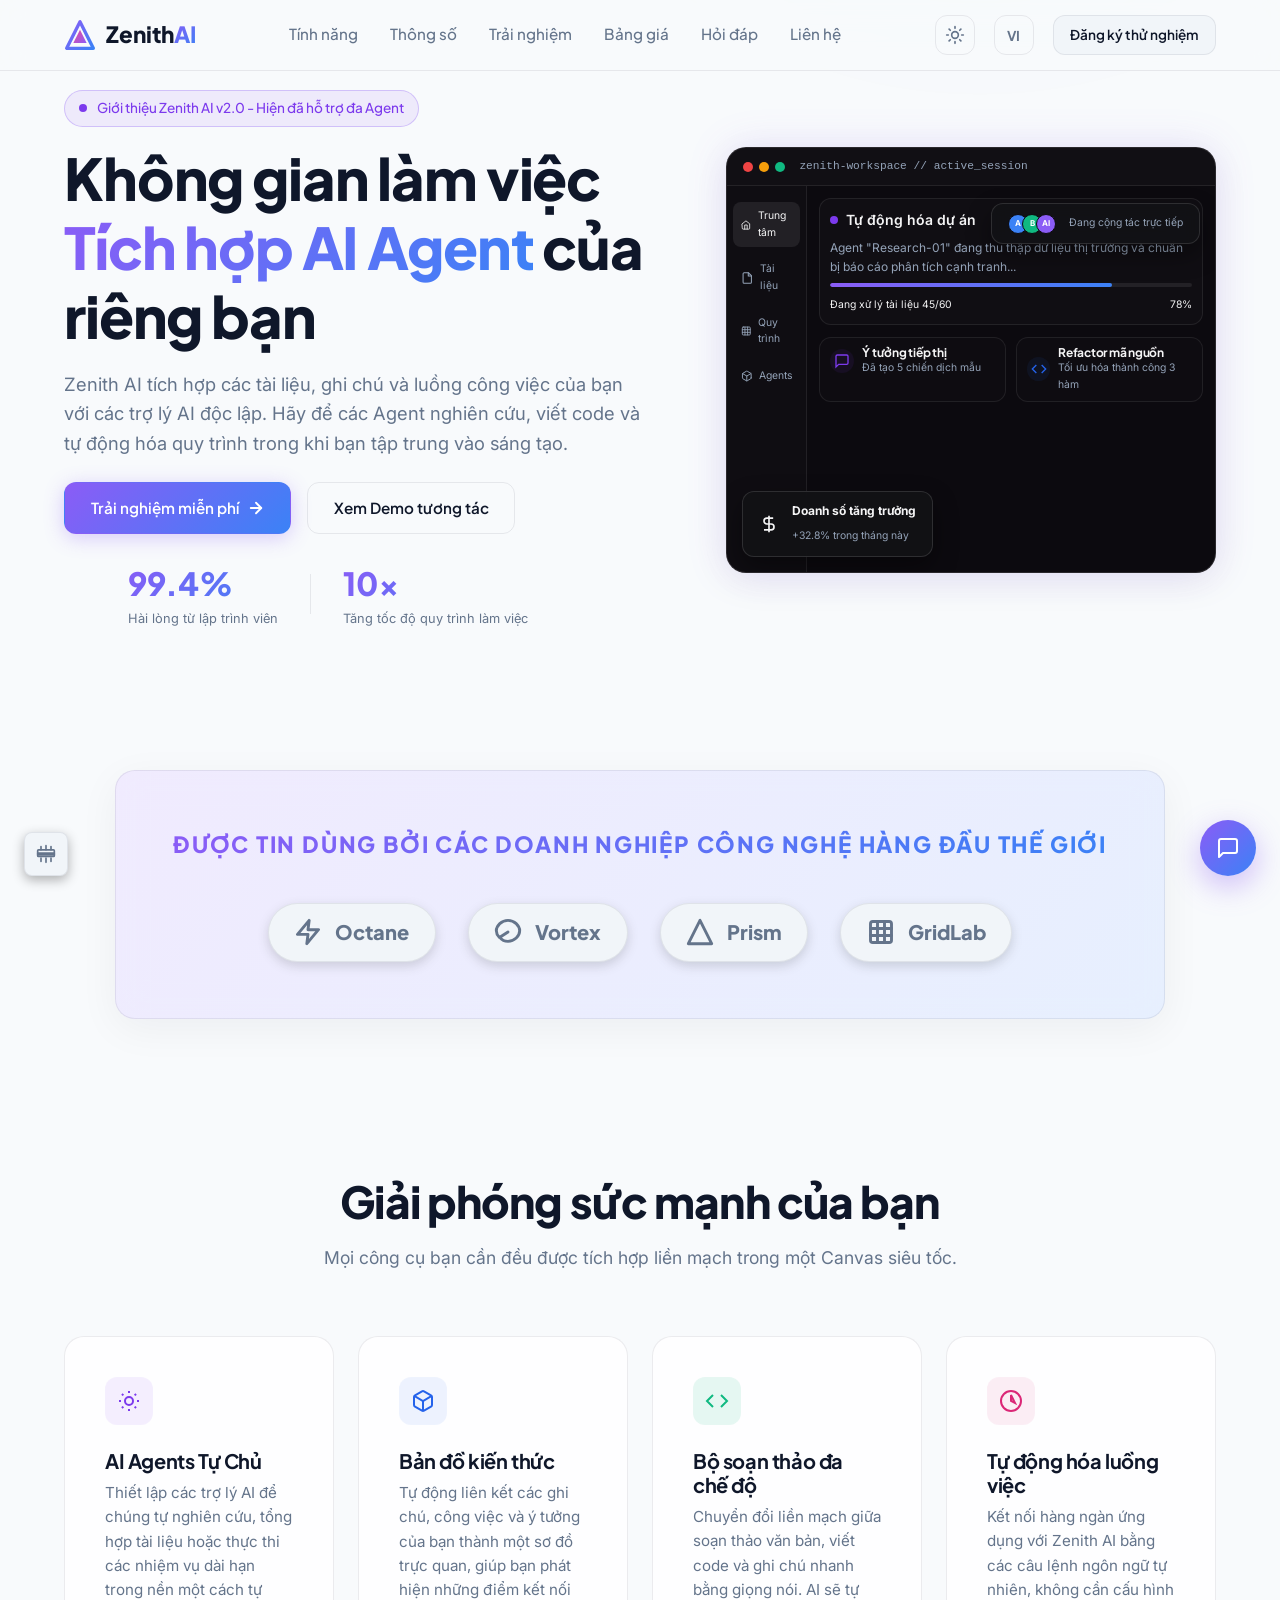
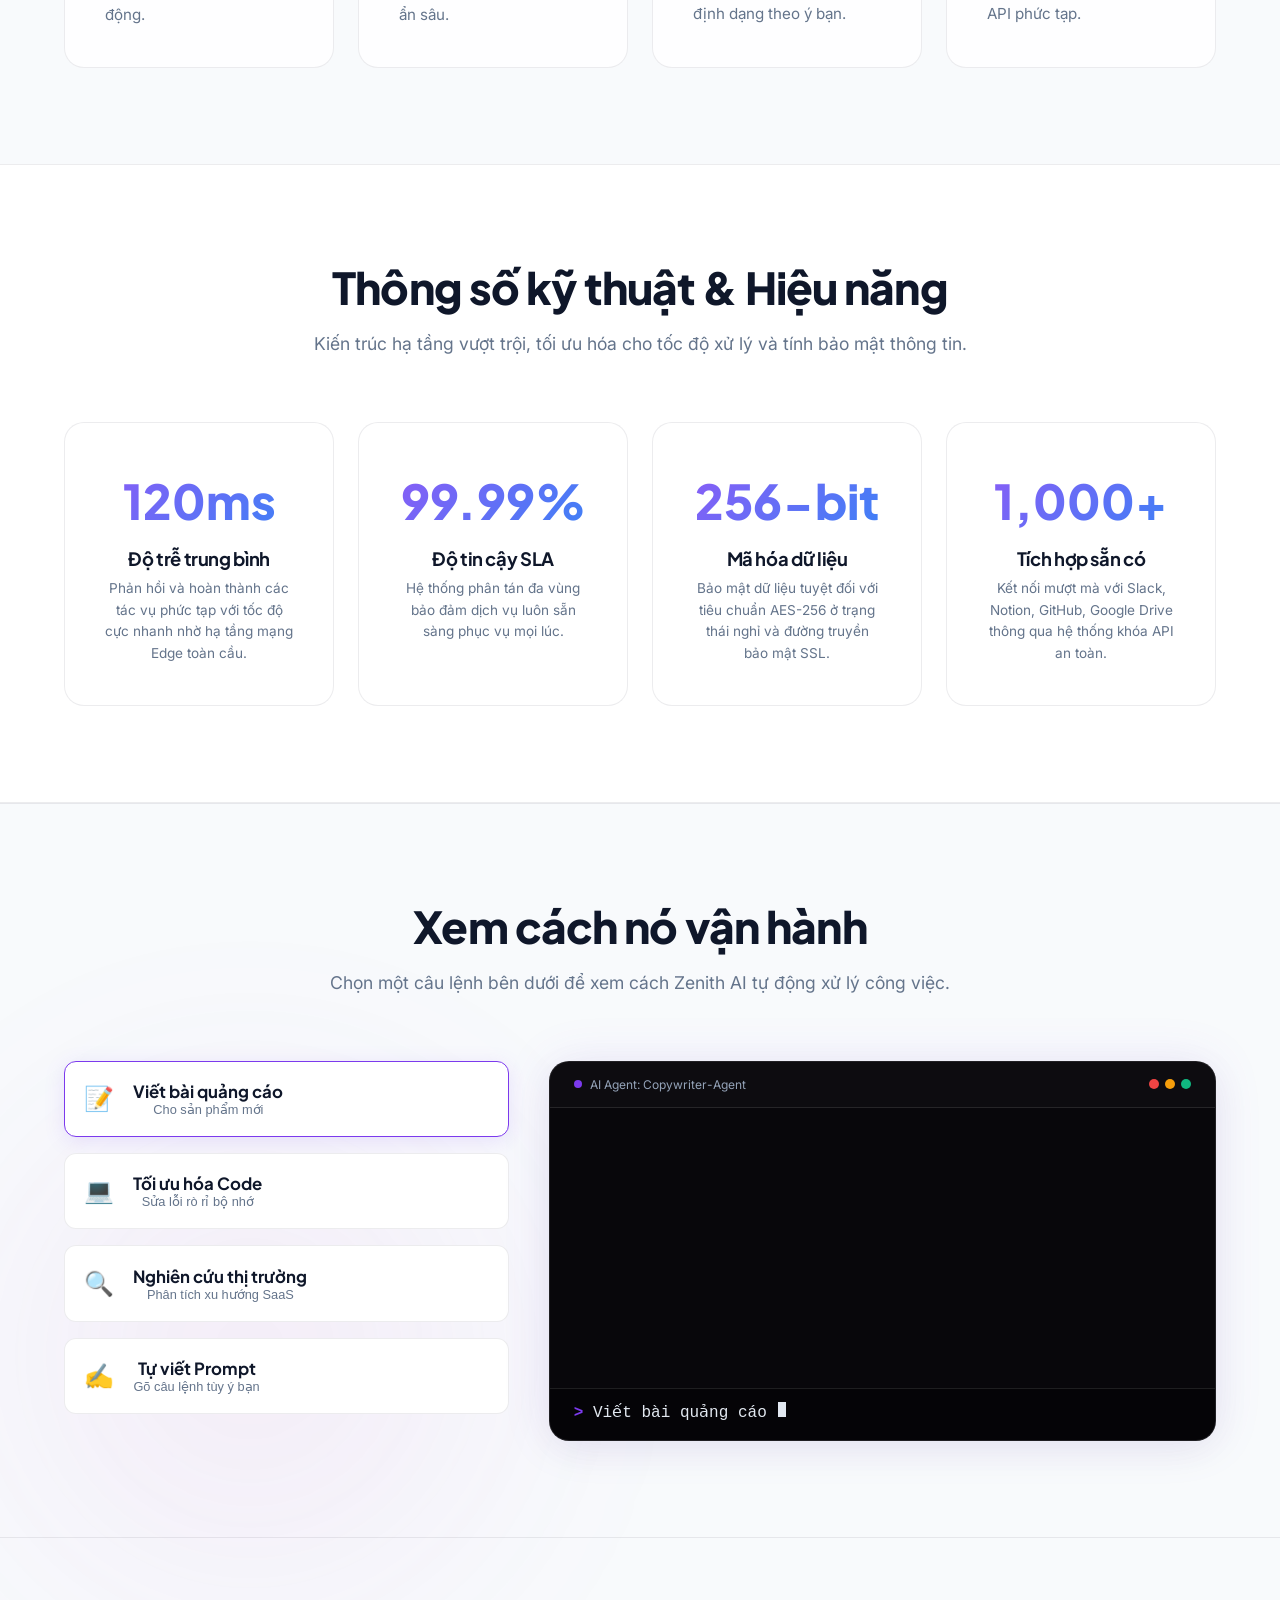
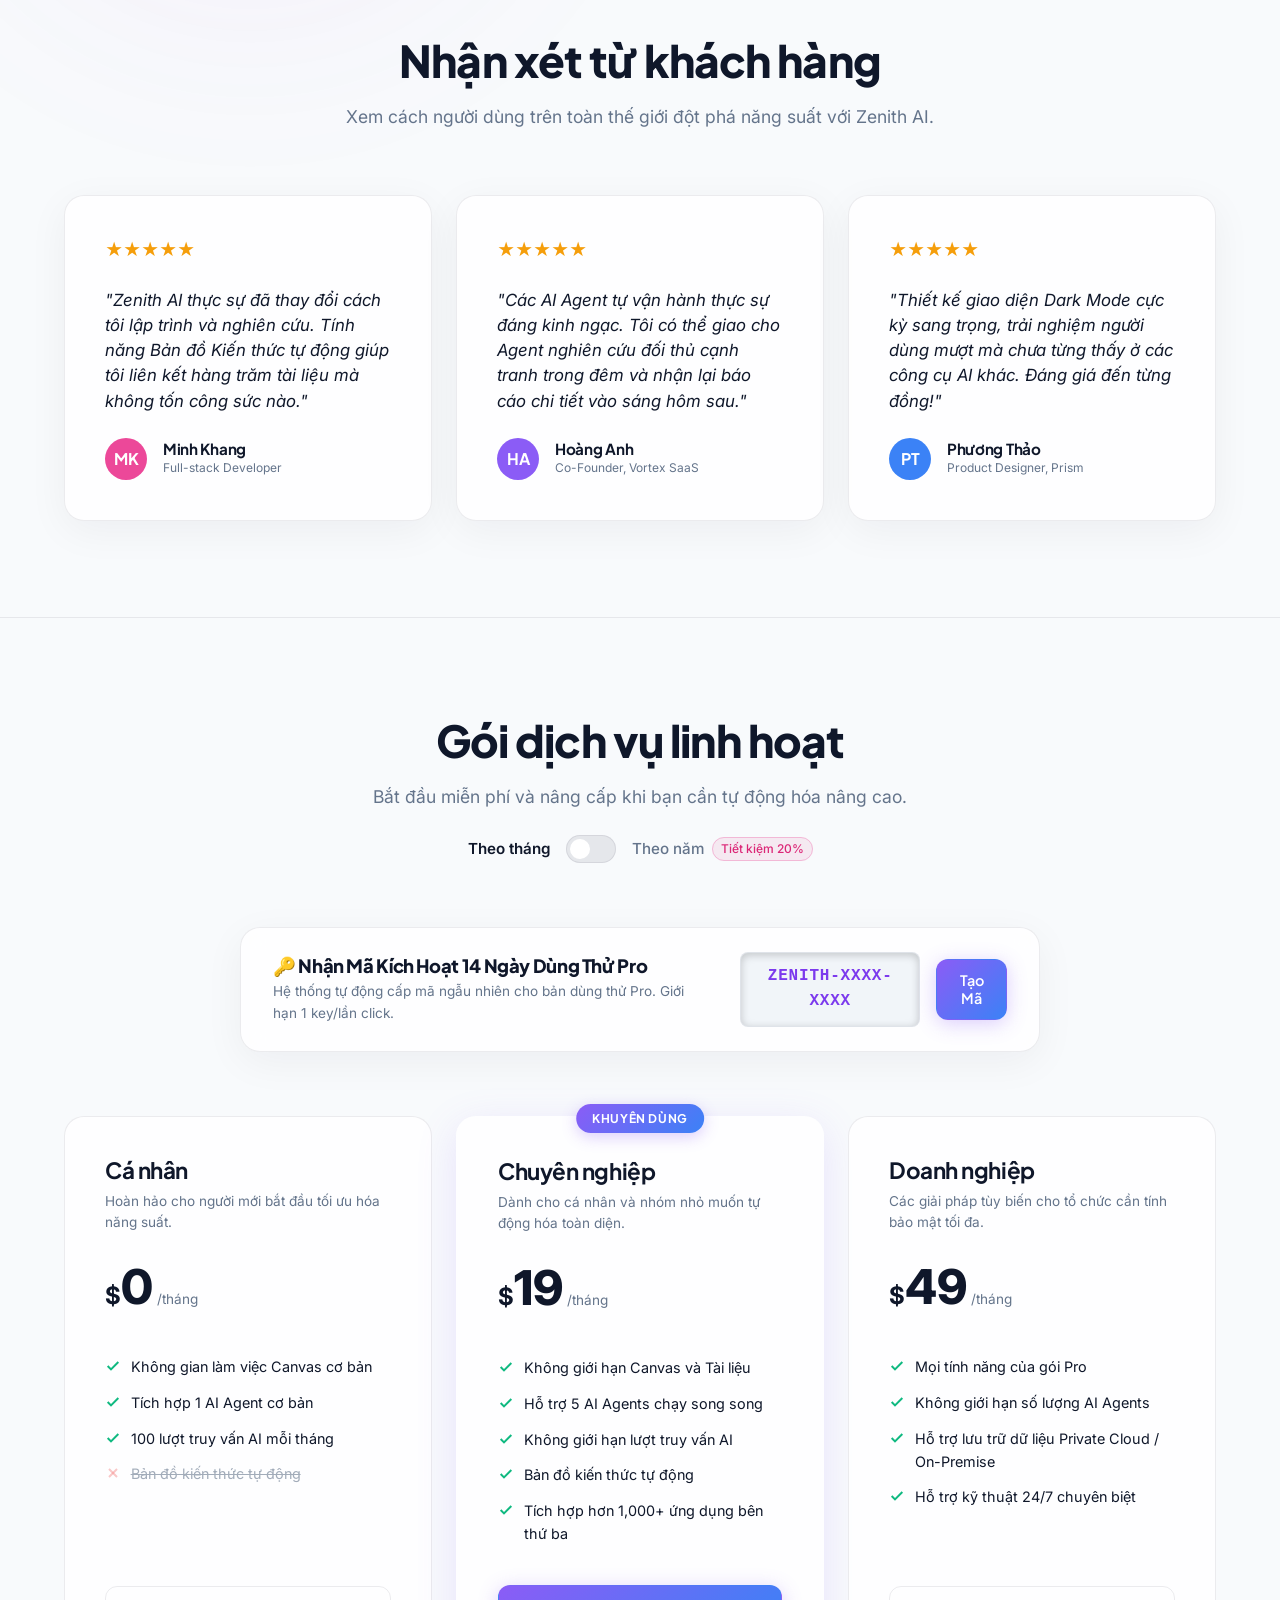
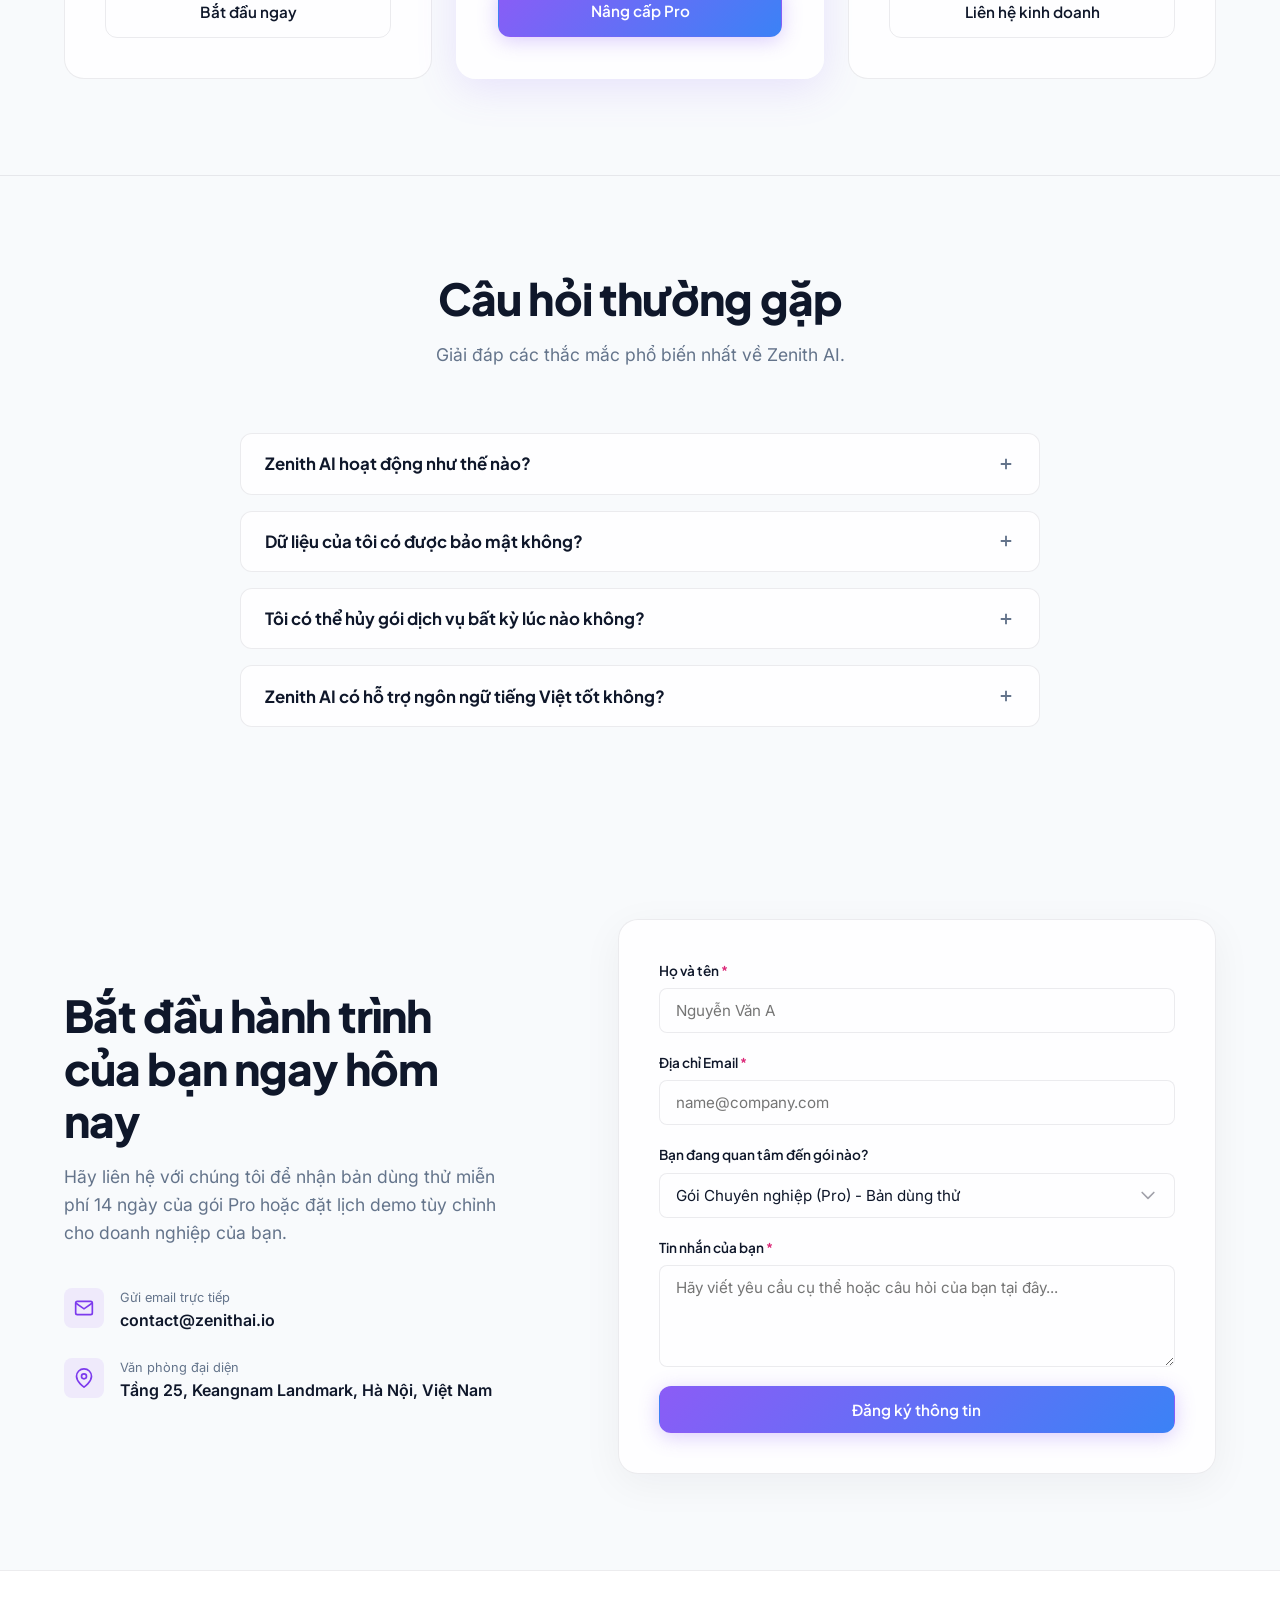
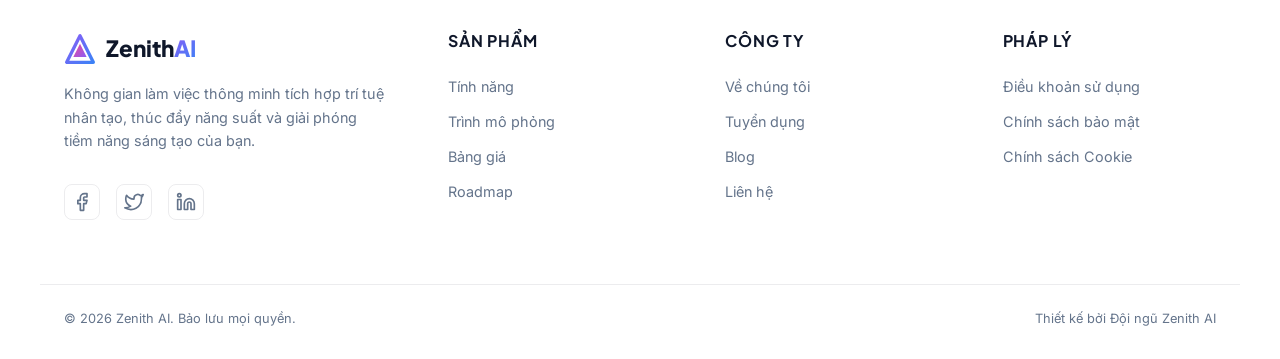
<file: public/index.html>
<!DOCTYPE html>
<html lang="vi" data-theme="dark" class="preload">
<head>
  <meta charset="UTF-8">
  <meta name="viewport" content="width=device-width, initial-scale=1.0">
  <script>
    (function() {
      if ('scrollRestoration' in history) {
        history.scrollRestoration = 'manual';
      }
      const savedTheme = localStorage.getItem('zenith-theme');
      const theme = savedTheme || (window.matchMedia('(prefers-color-scheme: light)').matches ? 'light' : 'dark');
      document.documentElement.setAttribute('data-theme', theme);
    })();
  </script>
  <meta name="description" content="Zenith AI - Không gian làm việc thông minh tích hợp trí tuệ nhân tạo. Tự động hóa quy trình, tối ưu hóa ghi chú và quản lý dự án hiệu quả hơn bao giờ hết.">
  <meta name="keywords" content="AI, Productivity, SaaS, Không gian làm việc thông minh, Trí tuệ nhân tạo, Tự động hóa, Quản lý công việc">
  <meta name="author" content="Zenith AI Team">
  
  <!-- Open Graph / Facebook -->
  <meta property="og:type" content="website">
  <meta property="og:title" content="Zenith AI - Không gian làm việc thông minh thế hệ mới">
  <meta property="og:description" content="Tối ưu hóa năng suất làm việc của bạn với không gian làm việc tích hợp AI Agent thông minh.">
  <meta property="og:image" content="https://zenithai.io/og-image.jpg">

  <!-- Twitter -->
  <meta property="twitter:card" content="summary_large_image">
  <meta property="twitter:title" content="Zenith AI - Không gian làm việc thông minh thế hệ mới">
  <meta property="twitter:description" content="Tối ưu hóa năng suất làm việc của bạn với không gian làm việc tích hợp AI Agent thông minh.">

  <title>Zenith AI - Không gian làm việc thông minh thế hệ mới</title>

  <!-- Google Fonts Preconnect -->
  <link rel="preconnect" href="https://fonts.googleapis.com">
  <link rel="preconnect" href="https://fonts.gstatic.com" crossorigin>

  <!-- Google Fonts Asynchronous -->
  <link rel="preload" as="style" href="https://fonts.googleapis.com/css2?family=Inter:wght@400;500;600;700&family=Plus+Jakarta+Sans:wght@700;800&display=swap">
  <link rel="stylesheet" href="https://fonts.googleapis.com/css2?family=Inter:wght@400;500;600;700&family=Plus+Jakarta+Sans:wght@700;800&display=swap" media="print" onload="this.media='all'">
  <noscript>
    <link rel="stylesheet" href="https://fonts.googleapis.com/css2?family=Inter:wght@400;500;600;700&family=Plus+Jakarta+Sans:wght@700;800&display=swap">
  </noscript>

  <!-- Critical Above-the-fold CSS -->
  <style>
    :root{--font-heading:'Plus Jakarta Sans',-apple-system,BlinkMacSystemFont,"Segoe UI",Roboto,sans-serif;--font-body:'Inter',-apple-system,BlinkMacSystemFont,"Segoe UI",Roboto,sans-serif;--bg-primary:#09090b;--bg-secondary:#121216;--bg-tertiary:#1c1c24;--border-color:rgba(255, 255, 255, 0.08);--border-focus:rgba(139, 92, 246, 0.5);--text-primary:#f4f4f5;--text-muted:#a1a1aa;--text-inverse:#09090b;--accent-purple:#8b5cf6;--accent-blue:#3b82f6;--accent-pink:#ec4899;--accent-green:#10b981;--accent-yellow:#f59e0b;--glow-purple:rgba(139, 92, 246, 0.15);--glow-blue:rgba(59, 82, 246, 0.15);--glow-pink:rgba(236, 72, 153, 0.15);--gradient-primary:linear-gradient(135deg, #8b5cf6 0%, #3b82f6 100%);--gradient-secondary:linear-gradient(135deg, #ec4899 0%, #8b5cf6 100%);--gradient-glow:radial-gradient(circle at center, rgba(139, 92, 246, 0.2) 0%, transparent 60%);--header-bg:rgba(9, 9, 11, 0.7);--card-bg:rgba(20, 20, 25, 0.6);--card-hover-bg:rgba(28, 28, 36, 0.8);--card-shadow:0 8px 30px rgba(0, 0, 0, 0.5);--space-xs:0.5rem;--space-sm:1rem;--space-md:1.5rem;--space-lg:2.5rem;--space-xl:4rem;--space-xxl:6rem;--radius-sm:8px;--radius-md:12px;--radius-lg:20px;--radius-full:9999px;--transition-fast:0.2s cubic-bezier(0.16, 1, 0.3, 1);--transition-normal:0.4s cubic-bezier(0.16, 1, 0.3, 1);--transition-slow:0.8s cubic-bezier(0.16, 1, 0.3, 1)}html[data-theme=light]{--bg-primary:#f8fafc;--bg-secondary:#ffffff;--bg-tertiary:#f1f5f9;--border-color:rgba(15, 23, 42, 0.08);--border-focus:rgba(124, 58, 237, 0.5);--text-primary:#0f172a;--text-muted:#64748b;--text-inverse:#ffffff;--accent-purple:#7c3aed;--accent-blue:#2563eb;--accent-pink:#db2777;--glow-purple:rgba(124, 58, 237, 0.08);--glow-blue:rgba(37, 99, 235, 0.08);--glow-pink:rgba(219, 39, 119, 0.08);--header-bg:rgba(248, 250, 252, 0.8);--card-bg:rgba(255, 255, 255, 0.8);--card-hover-bg:#ffffff;--card-shadow:0 10px 40px rgba(15, 23, 42, 0.05)}*{margin:0;padding:0;box-sizing:border-box}html{scroll-behavior:smooth;font-size:16px;-webkit-font-smoothing:antialiased}body{font-family:var(--font-body);background-color:var(--bg-primary);color:var(--text-primary);line-height:1.6;overflow-x:hidden;position:relative;transition:background-color var(--transition-normal),color var(--transition-normal)}.container{width:100%;max-width:1200px;margin:0 auto;padding:0 var(--space-md)}.glow-bg{position:absolute;border-radius:var(--radius-full);filter:blur(120px);z-index:-1;pointer-events:none;opacity:.6;transition:background var(--transition-normal)}.glow-bg-1{width:50vw;height:50vw;max-width:600px;max-height:600px;top:-10%;right:-5%;background:radial-gradient(circle,rgba(139,92,246,.25) 0,rgba(59,130,246,.1) 70%,transparent 100%)}.glow-bg-2{width:45vw;height:45vw;max-width:500px;max-height:500px;top:40%;left:-10%;background:radial-gradient(circle,rgba(236,72,153,.15) 0,rgba(139,92,246,.1) 70%,transparent 100%)}h1,h2,h3,h4,h5,h6{font-family:var(--font-heading);font-weight:700;letter-spacing:-.02em;line-height:1.2}.gradient-text{background:var(--gradient-primary);-webkit-background-clip:text;-webkit-text-fill-color:transparent;background-clip:text}p{color:var(--text-muted)}a{color:inherit;text-decoration:none;transition:color var(--transition-fast),opacity var(--transition-fast)}.flex{display:flex}.items-center{align-items:center}.justify-between{justify-content:space-between}.text-center{text-align:center}.gap-2{gap:.5rem}.gap-4{gap:1rem}.font-semibold{font-weight:600}.font-bold{font-weight:700}.text-xs{font-size:.75rem}.text-sm{font-size:.875rem}.text-muted{color:var(--text-muted)}.text-xxs{font-size:.65rem}.block{display:block}.mt-1{margin-top:.25rem}.mt-2{margin-top:.5rem}.hidden{display:none!important}.btn{display:inline-flex;align-items:center;justify-content:center;padding:.8rem 1.6rem;font-family:var(--font-heading);font-weight:600;font-size:.95rem;border-radius:var(--radius-md);border:1px solid transparent;cursor:pointer;transition:transform var(--transition-fast),box-shadow var(--transition-fast),background var(--transition-fast),border var(--transition-fast);gap:.5rem}.btn:active{transform:scale(.98)}.btn-primary{background:var(--gradient-primary);color:#fff;box-shadow:0 4px 20px rgba(139,92,246,.3)}.btn-primary:hover{box-shadow:0 6px 24px rgba(139,92,246,.45);transform:translateY(-2px)}.btn-secondary{background:var(--bg-tertiary);color:var(--text-primary);border-color:var(--border-color)}.btn-secondary:hover{background:var(--border-color);transform:translateY(-2px)}.btn-outline{background:0 0;color:var(--text-primary);border-color:var(--border-color)}.btn-outline:hover{background:var(--border-color);border-color:var(--text-primary);transform:translateY(-2px)}.btn-sm{padding:.5rem 1rem;font-size:.85rem}.btn-full{width:100%}.btn-arrow{width:18px;height:18px;transition:transform var(--transition-fast)}.btn-primary:hover .btn-arrow{transform:translateX(4px)}.main-header{position:fixed;top:0;left:0;width:100%;z-index:100;background-color:var(--header-bg);backdrop-filter:blur(12px);-webkit-backdrop-filter:blur(12px);border-bottom:1px solid var(--border-color);transition:background-color var(--transition-normal),border-bottom var(--transition-normal)}.header-container{height:70px;display:flex;align-items:center;justify-content:space-between}.logo{display:flex;align-items:center;gap:.6rem;font-family:var(--font-heading);font-weight:800;font-size:1.4rem;color:var(--text-primary)}.logo-icon{width:32px;height:32px}.nav-menu ul{list-style:none;display:flex;gap:2rem}.nav-link{font-family:var(--font-heading);font-size:.95rem;font-weight:500;color:var(--text-muted);position:relative}.nav-link.active,.nav-link:hover{color:var(--text-primary)}.nav-link::after{content:'';position:absolute;bottom:-4px;left:0;width:0;height:2px;background:var(--gradient-primary);transition:width var(--transition-fast)}.nav-link:hover::after,.nav-link.active::after{width:100%}.header-actions{display:flex;align-items:center;gap:1.2rem}.theme-toggle{background:0 0;border:1px solid var(--border-color);border-radius:var(--radius-md);width:40px;height:40px;display:flex;align-items:center;justify-content:center;cursor:pointer;color:var(--text-muted);transition:color var(--transition-fast),border-color var(--transition-fast)}.theme-toggle:hover{color:var(--text-primary);border-color:var(--text-primary)}.theme-toggle .sun-icon{display:none;width:20px;height:20px}.theme-toggle .moon-icon{display:block;width:20px;height:20px}html[data-theme=light] .theme-toggle .sun-icon{display:block}html[data-theme=light] .theme-toggle .moon-icon{display:none}.mobile-nav-toggle{display:none;flex-direction:column;justify-content:space-between;width:48px;height:48px;padding:15px 12px;background:0 0;border:none;cursor:pointer;z-index:101}.mobile-nav-toggle span{width:100%;height:2px;background-color:var(--text-primary);border-radius:var(--radius-full);transition:transform var(--transition-fast),opacity var(--transition-fast)}.hero-section{padding-top:90px;padding-bottom:80px;position:relative;overflow:hidden}.hero-container{display:grid;grid-template-columns:1.1fr 0.9fr;align-items:center;gap:var(--space-xl)}.badge{display:inline-flex;align-items:center;gap:.6rem;background:var(--glow-purple);border:1px solid rgba(139,92,246,.3);padding:.4rem .9rem;border-radius:var(--radius-full);font-family:var(--font-heading);font-size:.85rem;font-weight:500;color:var(--accent-purple);margin-bottom:var(--space-sm)}.badge-dot{width:8px;height:8px;background-color:var(--accent-purple);border-radius:var(--radius-full);animation:pulse 2s infinite}.hero-title{font-size:clamp(2.5rem, 4.5vw, 4rem);margin-bottom:1.25rem;font-weight:800}.hero-subtitle{font-size:1.15rem;margin-bottom:var(--space-md);max-width:580px}.hero-actions{display:flex;gap:1rem;margin-bottom:var(--space-md)}.hero-stats{display:flex;align-items:center;gap:2rem;padding-left:4rem}.stat-item{display:flex;flex-direction:column}.stat-number{font-family:var(--font-heading);font-size:2rem;font-weight:800;background:var(--gradient-primary);-webkit-background-clip:text;-webkit-text-fill-color:transparent;background-clip:text}.stat-label{font-size:.8rem;color:var(--text-muted)}.stat-divider{width:1px;height:40px;background-color:var(--border-color)}.hero-visual{display:flex;justify-content:center;position:relative;width:100%;max-width:500px;margin:0 auto}.visual-mockup{width:100%;max-width:500px;aspect-ratio:1.15;background-color:#0c0a0f;border:1px solid rgba(255,255,255,.12);border-radius:var(--radius-lg);box-shadow:var(--card-shadow),0 0 40px rgba(139,92,246,.15);overflow:hidden;position:relative;transition:transform var(--transition-normal);--text-primary:#f4f4f5;--text-muted:#94a3b8;--border-color:rgba(255, 255, 255, 0.08);color:var(--text-primary)}.visual-mockup h1,.visual-mockup h2,.visual-mockup h3,.visual-mockup h4,.visual-mockup h5,.visual-mockup h6{color:var(--text-primary)}.visual-mockup:hover{transform:translateY(-5px) rotateX(1deg) rotateY(-1deg)}.mockup-header{height:38px;background-color:rgba(255,255,255,.02);border-bottom:1px solid var(--border-color);display:flex;align-items:center;padding:0 var(--space-sm);gap:6px}.dot{width:10px;height:10px;border-radius:var(--radius-full)}.dot-red{background-color:#ef4444}.dot-yellow{background-color:#f59e0b}.dot-green{background-color:#10b981}.mockup-title{margin-left:var(--space-xs);font-family:monospace;font-size:.7rem;color:var(--text-muted)}.mockup-content{display:grid;grid-template-columns:80px 1fr;height:calc(100% - 38px)}.mockup-sidebar{background-color:rgba(255,255,255,.01);border-right:1px solid var(--border-color);padding:var(--space-sm) 6px;display:flex;flex-direction:column;gap:.5rem}.sidebar-item{display:flex;align-items:center;gap:.4rem;color:var(--text-muted);font-size:.65rem;padding:6px 8px;border-radius:var(--radius-sm)}.sidebar-item.active{background-color:var(--border-color);color:var(--text-primary)}.sidebar-item svg{width:14px;height:14px}.workspace-main{padding:.75rem;display:flex;flex-direction:column;gap:.75rem}.card-glow-wrapper{position:relative;border-radius:var(--radius-md)}.mockup-card{background-color:rgba(255,255,255,.02);border:1px solid var(--border-color);padding:10px;border-radius:var(--radius-md);display:flex;flex-direction:column;gap:.4rem}.card-header-simple{display:flex;align-items:center;gap:var(--space-xs)}.pulse-indicator{width:8px;height:8px;background-color:var(--accent-purple);border-radius:var(--radius-full);animation:pulse 1.5s infinite}.progress-bar{height:4px;background-color:var(--border-color);border-radius:var(--radius-full);overflow:hidden}.progress-fill{height:100%;background:var(--gradient-primary);border-radius:var(--radius-full)}.mockup-grid{display:grid;grid-template-columns:1fr 1fr;gap:10px}@keyframes pulse{0%{transform:scale(.95);box-shadow:0 0 0 0 rgba(139,92,246,.5)}70%{transform:scale(1);box-shadow:0 0 0 8px rgba(139,92,246,0)}100%{transform:scale(.95);box-shadow:0 0 0 0 rgba(139,92,246,0)}}@keyframes float{0%{transform:translateY(0)}50%{transform:translateY(-10px)}100%{transform:translateY(0)}}@keyframes blink{from,to{background-color:transparent}50%{background-color:var(--text-primary)}}.fade-in-up{opacity:0;transform:translateY(20px);animation:fadeInUp .8s cubic-bezier(.16,1,.3,1) forwards}.hero-content>:first-child{animation-delay:.1s}.hero-content>:nth-child(2){animation-delay:.2s}.hero-content>:nth-child(3){animation-delay:.3s}.hero-content>:nth-child(4){animation-delay:.4s}.hero-content>:nth-child(5){animation-delay:.5s}.hero-visual{animation-delay:.4s}@keyframes fadeInUp{to{opacity:1;transform:translateY(0)}}@media (max-width:992px){.hero-container{grid-template-columns:1fr;gap:var(--space-xl);text-align:center}.hero-content{display:flex;flex-direction:column;align-items:center}.hero-subtitle{margin:0 auto var(--space-lg)}.hero-actions{justify-content:center}.hero-stats{justify-content:center;padding-left:0}.simulator-container{grid-template-columns:1fr}.simulator-prompts{flex-direction:row;overflow-x:auto;padding-bottom:.5rem}.prompt-btn{flex-shrink:0;padding:.8rem 1.2rem}.contact-container{grid-template-columns:1fr;gap:var(--space-xl)}.footer-grid{grid-template-columns:1fr 1fr}}@media (max-width:768px){.container{padding:0 1.25rem}.hide-mobile{display:none!important}.mobile-nav-toggle{display:flex}.theme-toggle{width:48px;height:48px}.nav-menu{position:fixed;top:70px;left:0;width:100%;height:calc(100vh - 70px);background-color:var(--bg-primary);padding:var(--space-xl) var(--space-md);border-top:1px solid var(--border-color);transform:translateX(-100%);transition:transform var(--transition-normal)}.nav-menu.active{transform:translateX(0)}.nav-menu ul{flex-direction:column;gap:.75rem}.nav-menu ul li{width:100%}.nav-link{font-size:1.2rem;display:block;width:100%;padding:.8rem 1rem;border-radius:var(--radius-sm)}.nav-link:active{background-color:var(--bg-secondary)}.mobile-menu-open .mobile-nav-toggle span:first-child{transform:translateY(8px) rotate(45deg)}.mobile-menu-open .mobile-nav-toggle span:nth-child(2){opacity:0}.mobile-menu-open .mobile-nav-toggle span:nth-child(3){transform:translateY(-8px) rotate(-45deg)}.feature-card,.pricing-card,.spec-card{position:relative;background:radial-gradient(350px circle at var(--mouse-x,-9999px) var(--mouse-y,-9999px),rgba(139,92,246,.08),transparent 80%),var(--card-bg)!important;transition:transform var(--transition-normal),box-shadow var(--transition-normal),border-color var(--transition-normal),background var(--transition-fast)!important}html[data-theme=light] .feature-card,html[data-theme=light] .pricing-card,html[data-theme=light] .spec-card{background:radial-gradient(350px circle at var(--mouse-x,-9999px) var(--mouse-y,-9999px),rgba(139,92,246,.04),transparent 80%),var(--card-bg)!important}}
    .cart-drawer{position:fixed;top:0;right:0;width:100%;height:100%;z-index:1100;visibility:hidden}.cart-drawer-content{position:absolute;top:0;right:0;width:100%;max-width:420px;height:100%;transform:translateX(100%)}.chatbot-window{position:absolute;bottom:72px;right:0;width:350px;height:480px;transform:translateY(20px) scale(.9);opacity:0;pointer-events:none}.debug-console{display:none}.scroll-to-top-btn{position:fixed;bottom:90px;right:24px;opacity:0;visibility:hidden}.preload *{transition:none!important;-webkit-transition:none!important}.faq-accordion-container{display:flex;flex-direction:column;gap:var(--space-sm)}.faq-item{background:var(--card-bg);border:1px solid var(--border-color);border-radius:var(--radius-md);overflow:hidden}.faq-question{width:100%;padding:1.2rem var(--space-md);background:0 0;border:none;display:flex;justify-content:space-between;align-items:center;font-family:var(--font-heading);font-weight:700;color:var(--text-primary)}.faq-icon{width:18px;height:18px;display:flex;align-items:center;justify-content:center}.faq-icon-svg{width:100%;height:100%;color:var(--text-muted)}.faq-answer{max-height:0;overflow:hidden}.css-loading section:not(.hero-section):not(.features-section),.css-loading footer,.css-loading .debug-panel,.css-loading .chatbot-container{opacity:0;visibility:hidden;pointer-events:none}.w-4{width:1rem}.h-4{height:1rem}.w-5{width:1.25rem}.h-5{height:1.25rem}.logo-icon{width:32px;height:32px}.sun-icon,.moon-icon{width:20px;height:20px}.btn-arrow{width:18px;height:18px}.logo-svg{width:24px;height:24px}.feature-icon{width:24px;height:24px}.check-icon,.close-icon{width:16px;height:16px}.bug-icon{width:20px;height:20px}.chat-icon{width:24px;height:24px}.send-icon{width:16px;height:16px}html.preload{scroll-behavior:auto!important}
  </style>

  <!-- Style CSS -->
  <link rel="preload" href="style.min.css?v=31" as="style" fetchpriority="high">
  <link rel="stylesheet" href="style.min.css?v=31" media="print" onload="this.media='all';document.body.classList.remove('css-loading')">
  <noscript>
    <link rel="stylesheet" href="style.min.css?v=31">
  </noscript>
</head>
<body class="preload">
  <!-- Scroll Progress Indicator Bar -->
  <div id="scroll-progress-bar" class="scroll-progress-bar"></div>

  <!-- Background Glows -->
  <div class="glow-bg glow-bg-1"></div>
  <div class="glow-bg glow-bg-2"></div>

  <!-- Header / Navigation -->
  <header class="main-header" id="main-header">
    <div class="container header-container">
      <a href="#" class="logo" id="header-logo">
        <svg class="logo-icon" viewBox="0 0 24 24" fill="none" xmlns="http://www.w3.org/2000/svg">
          <path d="M12 2L2 22H22L12 2Z" stroke="url(#logo-grad)" stroke-width="2.5" stroke-linecap="round" stroke-linejoin="round"/>
          <path d="M12 8L7 18H17L12 8Z" fill="url(#logo-grad-inner)"/>
          <defs>
            <linearGradient id="logo-grad" x1="2" y1="2" x2="22" y2="22" gradientUnits="userSpaceOnUse">
              <stop stop-color="#8B5CF6" />
              <stop offset="1" stop-color="#3B82F6" />
            </linearGradient>
            <linearGradient id="logo-grad-inner" x1="7" y1="8" x2="17" y2="18" gradientUnits="userSpaceOnUse">
              <stop stop-color="#ec4899" />
              <stop offset="1" stop-color="#8B5CF6" />
            </linearGradient>
          </defs>
        </svg>
        <span class="logo-text">Zenith<span class="gradient-text">AI</span></span>
      </a>

      <nav class="nav-menu" id="nav-menu">
        <ul>
          <li><a href="#features" class="nav-link">Tính năng</a></li>
          <li><a href="#specs" class="nav-link">Thông số</a></li>
          <li><a href="#simulator" class="nav-link">Trải nghiệm</a></li>
          <li><a href="#pricing" class="nav-link">Bảng giá</a></li>
          <li><a href="#faq" class="nav-link">Hỏi đáp</a></li>
          <li><a href="#contact" class="nav-link">Liên hệ</a></li>
        </ul>
      </nav>

      <div class="header-actions">
        <!-- Theme Toggle Button -->
        <button class="theme-toggle" id="theme-toggle-btn" aria-label="Toggle light/dark theme">
          <svg class="sun-icon" viewBox="0 0 24 24" fill="none" stroke="currentColor" stroke-width="2" stroke-linecap="round" stroke-linejoin="round">
            <circle cx="12" cy="12" r="4"></circle>
            <path d="M12 2v2M12 20v2M4.93 4.93l1.41 1.41M17.66 17.66l1.41 1.41M2 12h2M20 12h2M6.34 17.66l-1.41 1.41M19.07 4.93l-1.41 1.41"></path>
          </svg>
          <svg class="moon-icon" viewBox="0 0 24 24" fill="none" stroke="currentColor" stroke-width="2" stroke-linecap="round" stroke-linejoin="round">
            <path d="M12 3a6 6 0 0 0 9 9 9 9 0 1 1-9-9Z"></path>
          </svg>
        </button>

        <!-- Language Toggle Button -->
        <button class="theme-toggle" id="lang-toggle-btn" aria-label="Toggle language" style="font-family: var(--font-heading); font-weight: 700; font-size: 0.85rem;">VI</button>

        <a href="#contact" class="btn btn-secondary btn-sm hide-mobile">Đăng ký thử nghiệm</a>
        
        <!-- Mobile Menu Toggle -->
        <button class="mobile-nav-toggle" id="mobile-menu-btn" aria-label="Open navigation menu">
          <span></span>
          <span></span>
          <span></span>
        </button>
      </div>
    </div>
  </header>

  <main>
    <!-- Hero Section -->
    <section class="hero-section" id="hero">
      <div class="container hero-container">
        <div class="hero-content">
          <div class="badge fade-in-up">
            <span class="badge-dot"></span>
            <span>Giới thiệu Zenith AI v2.0 - Hiện đã hỗ trợ đa Agent</span>
          </div>
          <h1 class="hero-title fade-in-up">
            Không gian làm việc <br>
            <span class="gradient-text">Tích hợp AI Agent</span> của riêng bạn
          </h1>
          <p class="hero-subtitle fade-in-up">
            Zenith AI tích hợp các tài liệu, ghi chú và luồng công việc của bạn với các trợ lý AI độc lập. Hãy để các Agent nghiên cứu, viết code và tự động hóa quy trình trong khi bạn tập trung vào sáng tạo.
          </p>
          <div class="hero-actions fade-in-up">
            <a href="#contact" class="btn btn-primary" id="hero-primary-cta">
              Trải nghiệm miễn phí
              <svg class="btn-arrow" viewBox="0 0 24 24" fill="none" stroke="currentColor" stroke-width="2.5" stroke-linecap="round" stroke-linejoin="round">
                <line x1="5" y1="12" x2="19" y2="12"></line>
                <polyline points="12 5 19 12 12 19"></polyline>
              </svg>
            </a>
            <a href="#simulator" class="btn btn-outline" id="hero-secondary-cta">Xem Demo tương tác</a>
          </div>
          <div class="hero-stats fade-in-up">
            <div class="stat-item">
              <span class="stat-number">99.4%</span>
              <span class="stat-label">Hài lòng từ lập trình viên</span>
            </div>
            <div class="stat-divider"></div>
            <div class="stat-item">
              <span class="stat-number">10x</span>
              <span class="stat-label">Tăng tốc độ quy trình làm việc</span>
            </div>
          </div>
        </div>

        <div class="hero-visual fade-in-up">
          <div class="visual-mockup">
            <div class="mockup-header">
              <span class="dot dot-red"></span>
              <span class="dot dot-yellow"></span>
              <span class="dot dot-green"></span>
              <span class="mockup-title">zenith-workspace // active_session</span>
            </div>
            <div class="mockup-content">
              <div class="mockup-sidebar">
                <div class="sidebar-item active">
                  <svg class="w-4 h-4" viewBox="0 0 24 24" fill="none" stroke="currentColor" stroke-width="2" stroke-linecap="round" stroke-linejoin="round"><path d="m3 9 9-7 9 7v11a2 2 0 0 1-2 2H5a2 2 0 0 1-2-2z"/><polyline points="9 22 9 12 15 12 15 22"/></svg>
                  <span>Trung tâm</span>
                </div>
                <div class="sidebar-item">
                  <svg class="w-4 h-4" viewBox="0 0 24 24" fill="none" stroke="currentColor" stroke-width="2" stroke-linecap="round" stroke-linejoin="round"><path d="M14.5 2H6a2 2 0 0 0-2 2v16a2 2 0 0 0 2 2h12a2 2 0 0 0 2-2V7.5L14.5 2z"/><polyline points="14 2 14 8 20 8"/></svg>
                  <span>Tài liệu</span>
                </div>
                <div class="sidebar-item">
                  <svg class="w-4 h-4" viewBox="0 0 24 24" fill="none" stroke="currentColor" stroke-width="2" stroke-linecap="round" stroke-linejoin="round"><rect x="3" y="3" width="18" height="18" rx="2" ry="2"/><line x1="9" y1="3" x2="9" y2="21"/><line x1="15" y1="3" x2="15" y2="21"/><line x1="3" y1="9" x2="21" y2="9"/><line x1="3" y1="15" x2="21" y2="15"/></svg>
                  <span>Quy trình</span>
                </div>
                <div class="sidebar-item">
                  <svg class="w-4 h-4" viewBox="0 0 24 24" fill="none" stroke="currentColor" stroke-width="2" stroke-linecap="round" stroke-linejoin="round"><path d="M21 16V8a2 2 0 0 0-1-1.73l-7-4a2 2 0 0 0-2 0l-7 4A2 2 0 0 0 3 8v8a2 2 0 0 0 1 1.73l7 4a2 2 0 0 0 2 0l7-4A2 2 0 0 0 21 16z"/><polyline points="3.27 6.96 12 12.01 20.73 6.96"/><line x1="12" y1="22.08" x2="12" y2="12"/></svg>
                  <span>Agents</span>
                </div>
              </div>
              <div class="mockup-body">
                <div class="workspace-main">
                  <div class="card-glow-wrapper">
                    <div class="mockup-card">
                      <div class="card-header-simple">
                        <span class="pulse-indicator"></span>
                        <span class="text-sm font-semibold">Tự động hóa dự án</span>
                      </div>
                      <p class="text-xs text-muted">Agent "Research-01" đang thu thập dữ liệu thị trường và chuẩn bị báo cáo phân tích cạnh tranh...</p>
                      <div class="progress-bar">
                        <div class="progress-fill" style="width: 78%;"></div>
                      </div>
                      <div class="flex justify-between text-xxs mt-1">
                        <span>Đang xử lý tài liệu 45/60</span>
                        <span>78%</span>
                      </div>
                    </div>
                  </div>
                  <div class="mockup-grid">
                    <div class="mockup-card-small">
                      <div class="flex items-center gap-2">
                        <div class="icon-circle icon-purple">
                          <svg viewBox="0 0 24 24" fill="none" stroke="currentColor" stroke-width="2" class="w-4 h-4"><path d="M21 15a2 2 0 0 1-2 2H7l-4 4V5a2 2 0 0 1 2-2h14a2 2 0 0 1 2 2z"/></svg>
                        </div>
                        <div>
                          <h4 class="text-xs font-bold">Ý tưởng tiếp thị</h4>
                          <p class="text-xxs text-muted">Đã tạo 5 chiến dịch mẫu</p>
                        </div>
                      </div>
                    </div>
                    <div class="mockup-card-small">
                      <div class="flex items-center gap-2">
                        <div class="icon-circle icon-blue">
                          <svg viewBox="0 0 24 24" fill="none" stroke="currentColor" stroke-width="2" class="w-4 h-4"><polyline points="16 18 22 12 16 6"/><polyline points="8 6 2 12 8 18"/></svg>
                        </div>
                        <div>
                          <h4 class="text-xs font-bold">Refactor mã nguồn</h4>
                          <p class="text-xxs text-muted">Tối ưu hóa thành công 3 hàm</p>
                        </div>
                      </div>
                    </div>
                  </div>
                </div>
            </div>
          </div>
          <!-- Floating Widgets to wow the user -->
          <div class="floating-widget widget-1">
            <svg viewBox="0 0 24 24" fill="none" stroke="currentColor" stroke-width="2" class="text-purple-500 w-5 h-5"><path d="M12 2v20M17 5H9.5a3.5 3.5 0 0 0 0 7h5a3.5 3.5 0 0 1 0 7H6"/></svg>
            <div>
              <span class="text-xs block font-bold">Doanh số tăng trưởng</span>
              <span class="text-xxs text-muted">+32.8% trong tháng này</span>
            </div>
          </div>
          <div class="floating-widget widget-2">
            <div class="active-avatars">
              <span class="avatar font-bold" style="background: #3B82F6;">A</span>
              <span class="avatar font-bold" style="background: #10B981;">B</span>
              <span class="avatar font-bold" style="background: #8B5CF6;">AI</span>
            </div>
            <span class="text-xxs text-muted">Đang cộng tác trực tiếp</span>
          </div>
        </div>
      </div>
    </section>

    <!-- Social Proof Section -->
    <section class="social-proof-section">
      <div class="container text-center">
        <div class="social-proof-wrapper animate-on-scroll">
          <p class="section-tagline">Được tin dùng bởi các doanh nghiệp công nghệ hàng đầu thế giới</p>
          <div class="logo-grid">
            <div class="company-logo octane">
              <svg viewBox="0 0 24 24" fill="none" stroke="currentColor" stroke-width="2.5" stroke-linecap="round" stroke-linejoin="round" class="logo-svg">
                <polygon points="13 2 3 14 12 14 11 22 21 10 12 10 13 2"></polygon>
              </svg>
              <span>Octane</span>
            </div>
            <div class="company-logo vortex">
              <svg viewBox="0 0 24 24" fill="none" stroke="currentColor" stroke-width="2.5" stroke-linecap="round" stroke-linejoin="round" class="logo-svg">
                <path d="M4.5 16.5c-1.5-1.5-2.5-3.5-2.5-5.5C2 6.5 6.5 2 12 2s10 4.5 10 9-4.5 9-10 9c-3 0-5.5-1.5-7-3.5L12 12"></path>
              </svg>
              <span>Vortex</span>
            </div>
            <div class="company-logo prism">
              <svg viewBox="0 0 24 24" fill="none" stroke="currentColor" stroke-width="2.5" stroke-linecap="round" stroke-linejoin="round" class="logo-svg">
                <polygon points="12 2 2 22 22 22"></polygon>
              </svg>
              <span>Prism</span>
            </div>
            <div class="company-logo gridlab">
              <svg viewBox="0 0 24 24" fill="none" stroke="currentColor" stroke-width="2.5" stroke-linecap="round" stroke-linejoin="round" class="logo-svg">
                <rect x="3" y="3" width="18" height="18" rx="2" ry="2"></rect>
                <line x1="9" y1="3" x2="9" y2="21"></line>
                <line x1="15" y1="3" x2="15" y2="21"></line>
                <line x1="3" y1="9" x2="21" y2="9"></line>
                <line x1="3" y1="15" x2="21" y2="15"></line>
              </svg>
              <span>GridLab</span>
            </div>
          </div>
        </div>
      </div>
    </section>

    <!-- Features Section -->
    <section class="features-section" id="features">
      <div class="container">
        <div class="section-header text-center animate-on-scroll" data-anim="fade-up">
          <h2 class="section-title">Giải phóng sức mạnh của bạn</h2>
          <p class="section-subtitle">Mọi công cụ bạn cần đều được tích hợp liền mạch trong một Canvas siêu tốc.</p>
        </div>

        <!-- Skeleton placeholder for Features (Shown by default, hidden by JS once loaded) -->
        <div class="section-skeleton hidden" id="features-skeleton" aria-hidden="true">
          <div class="skel-grid">
            <div class="skel-card"></div>
            <div class="skel-card"></div>
            <div class="skel-card"></div>
          </div>
        </div>

        <div class="features-grid lazy-section-content" id="features-content">
          <!-- Feature 1 -->
          <div class="feature-card animate-on-scroll" data-anim="fade-left" data-delay="1">
            <div class="feature-icon-wrapper purple-glow">
              <svg class="feature-icon" viewBox="0 0 24 24" fill="none" stroke="currentColor" stroke-width="2">
                <path d="M12 2v2M12 20v2M4.93 4.93l1.41 1.41M17.66 17.66l1.41 1.41M2 12h2M20 12h2M6.34 17.66l-1.41 1.41M19.07 4.93l-1.41 1.41"/>
                <circle cx="12" cy="12" r="4"/>
              </svg>
            </div>
            <h3 class="feature-title">AI Agents Tự Chủ</h3>
            <p class="feature-description">
              Thiết lập các trợ lý AI để chúng tự nghiên cứu, tổng hợp tài liệu hoặc thực thi các nhiệm vụ dài hạn trong nền một cách tự động.
            </p>
          </div>

          <!-- Feature 2 -->
          <div class="feature-card animate-on-scroll" data-anim="fade-right" data-delay="2">
            <div class="feature-icon-wrapper blue-glow">
              <svg class="feature-icon" viewBox="0 0 24 24" fill="none" stroke="currentColor" stroke-width="2">
                <path d="M21 16V8a2 2 0 0 0-1-1.73l-7-4a2 2 0 0 0-2 0l-7 4A2 2 0 0 0 3 8v8a2 2 0 0 0 1 1.73l7 4a2 2 0 0 0 2 0l7-4A2 2 0 0 0 21 16z"/>
                <polyline points="3.27 6.96 12 12.01 20.73 6.96"/>
                <line x1="12" y1="22.08" x2="12" y2="12"/>
              </svg>
            </div>
            <h3 class="feature-title">Bản đồ kiến thức</h3>
            <p class="feature-description">
              Tự động liên kết các ghi chú, công việc và ý tưởng của bạn thành một sơ đồ trực quan, giúp bạn phát hiện những điểm kết nối ẩn sâu.
            </p>
          </div>

          <!-- Feature 3 -->
          <div class="feature-card animate-on-scroll" data-anim="fade-left" data-delay="3">
            <div class="feature-icon-wrapper green-glow">
              <svg class="feature-icon" viewBox="0 0 24 24" fill="none" stroke="currentColor" stroke-width="2">
                <polyline points="16 18 22 12 16 6"/>
                <polyline points="8 6 2 12 8 18"/>
              </svg>
            </div>
            <h3 class="feature-title">Bộ soạn thảo đa chế độ</h3>
            <p class="feature-description">
              Chuyển đổi liền mạch giữa soạn thảo văn bản, viết code và ghi chú nhanh bằng giọng nói. AI sẽ tự định dạng theo ý bạn.
            </p>
          </div>

          <!-- Feature 4 -->
          <div class="feature-card animate-on-scroll" data-anim="fade-right" data-delay="4">
            <div class="feature-icon-wrapper pink-glow">
              <svg class="feature-icon" viewBox="0 0 24 24" fill="none" stroke="currentColor" stroke-width="2">
                <circle cx="12" cy="12" r="10"/>
                <polygon points="12 6 12 12 16 14"/>
              </svg>
            </div>
            <h3 class="feature-title">Tự động hóa luồng việc</h3>
            <p class="feature-description">
              Kết nối hàng ngàn ứng dụng với Zenith AI bằng các câu lệnh ngôn ngữ tự nhiên, không cần cấu hình API phức tạp.
            </p>
          </div>
        </div>
      </div>
    </section>

    <!-- Technical Specs Section -->
    <section class="specs-section" id="specs">
      <div class="container">
        <div class="section-header text-center animate-on-scroll" data-anim="scale-up">
          <h2 class="section-title">Thông số kỹ thuật & Hiệu năng</h2>
          <p class="section-subtitle">Kiến trúc hạ tầng vượt trội, tối ưu hóa cho tốc độ xử lý và tính bảo mật thông tin.</p>
        </div>

        <div class="specs-grid">
          <!-- Spec item 1 -->
          <div class="spec-card animate-on-scroll" data-anim="flip-up" data-delay="1">
            <span class="spec-value">120ms</span>
            <h3 class="spec-title">Độ trễ trung bình</h3>
            <p class="spec-desc">Phản hồi và hoàn thành các tác vụ phức tạp với tốc độ cực nhanh nhờ hạ tầng mạng Edge toàn cầu.</p>
          </div>
          <!-- Spec item 2 -->
          <div class="spec-card animate-on-scroll" data-anim="flip-up" data-delay="2">
            <span class="spec-value">99.99%</span>
            <h3 class="spec-title">Độ tin cậy SLA</h3>
            <p class="spec-desc">Hệ thống phân tán đa vùng bảo đảm dịch vụ luôn sẵn sàng phục vụ mọi lúc.</p>
          </div>
          <!-- Spec item 3 -->
          <div class="spec-card animate-on-scroll" data-anim="flip-up" data-delay="3">
            <span class="spec-value">256-bit</span>
            <h3 class="spec-title">Mã hóa dữ liệu</h3>
            <p class="spec-desc">Bảo mật dữ liệu tuyệt đối với tiêu chuẩn AES-256 ở trạng thái nghỉ và đường truyền bảo mật SSL.</p>
          </div>
          <!-- Spec item 4 -->
          <div class="spec-card animate-on-scroll" data-anim="flip-up" data-delay="4">
            <span class="spec-value">1,000+</span>
            <h3 class="spec-title">Tích hợp sẵn có</h3>
            <p class="spec-desc">Kết nối mượt mà với Slack, Notion, GitHub, Google Drive thông qua hệ thống khóa API an toàn.</p>
          </div>
        </div>
      </div>
    </section>

    <!-- Interactive Simulator Section -->
    <section class="simulator-section" id="simulator">
      <div class="container">
        <div class="section-header text-center">
          <h2 class="section-title">Xem cách nó vận hành</h2>
          <p class="section-subtitle">Chọn một câu lệnh bên dưới để xem cách Zenith AI tự động xử lý công việc.</p>
        </div>

        <div class="simulator-container animate-on-scroll" data-anim="scale-up">
          <div class="simulator-prompts">
            <button class="prompt-btn active" data-prompt="marketing" id="prompt-marketing">
              <span class="prompt-icon">📝</span>
              <div class="text-left">
                <span class="prompt-title">Viết bài quảng cáo</span>
                <span class="prompt-desc">Cho sản phẩm mới</span>
              </div>
            </button>
            <button class="prompt-btn" data-prompt="refactor" id="prompt-refactor">
              <span class="prompt-icon">💻</span>
              <div class="text-left">
                <span class="prompt-title">Tối ưu hóa Code</span>
                <span class="prompt-desc">Sửa lỗi rò rỉ bộ nhớ</span>
              </div>
            </button>
            <button class="prompt-btn" data-prompt="research" id="prompt-research">
              <span class="prompt-icon">🔍</span>
              <div class="text-left">
                <span class="prompt-title">Nghiên cứu thị trường</span>
                <span class="prompt-desc">Phân tích xu hướng SaaS</span>
              </div>
            </button>
            <button class="prompt-btn" data-prompt="custom" id="prompt-custom-btn">
              <span class="prompt-icon">✍️</span>
              <div class="text-left">
                <span class="prompt-title">Tự viết Prompt</span>
                <span class="prompt-desc">Gõ câu lệnh tùy ý bạn</span>
              </div>
            </button>
          </div>

          <div class="simulator-screen">
            <div class="screen-header">
              <div class="screen-indicator">
                <span class="pulse-indicator"></span>
                <span class="text-xs text-muted">AI Agent: <span id="agent-name">Copywriter-Agent</span></span>
              </div>
              <div class="screen-controls">
                <span class="dot dot-red"></span>
                <span class="dot dot-yellow"></span>
                <span class="dot dot-green"></span>
              </div>
            </div>
            <div class="screen-body">
              <!-- Skeleton Loader for simulator -->
              <div id="simulator-skeleton" class="simulator-skeleton hidden">
                <div class="skeleton-line short"></div>
                <div class="skeleton-line medium"></div>
                <div class="skeleton-line long"></div>
                <div class="skeleton-line medium"></div>
              </div>
              <div class="terminal-chat" id="terminal-chat-content">
                <!-- Live content loaded here by JavaScript -->
              </div>
            </div>
            <div class="screen-footer">
              <div class="simulator-input-simulation">
                <span class="prompt-symbol">&gt;</span>
                <span class="simulated-input-text" id="simulated-user-input">Đang chuẩn bị câu lệnh...</span>
                <input type="text" id="simulator-custom-input" class="simulator-custom-input" placeholder="Nhập lệnh của bạn (Ví dụ: 'viết bài cafe', 'tối ưu hàm') rồi ấn Enter..." style="display: none;" aria-label="Nhập lệnh cho Agent">
              </div>
            </div>
          </div>
        </div>
      </div>
    </section>

    <!-- Testimonials Section -->
    <section class="testimonials-section">
      <div class="container">
        <div class="section-header text-center">
          <h2 class="section-title">Nhận xét từ khách hàng</h2>
          <p class="section-subtitle">Xem cách người dùng trên toàn thế giới đột phá năng suất với Zenith AI.</p>
        </div>

        <div class="testimonials-grid">
          <!-- Testimonial 1 -->
          <div class="testimonial-card animate-on-scroll">
            <div class="stars">★★★★★</div>
            <p class="testimonial-text">
              "Zenith AI thực sự đã thay đổi cách tôi lập trình và nghiên cứu. Tính năng Bản đồ Kiến thức tự động giúp tôi liên kết hàng trăm tài liệu mà không tốn công sức nào."
            </p>
            <div class="user-info">
              <div class="user-avatar" style="background: #ec4899;">MK</div>
              <div>
                <h4 class="user-name">Minh Khang</h4>
                <p class="user-role">Full-stack Developer</p>
              </div>
            </div>
          </div>

          <!-- Testimonial 2 -->
          <div class="testimonial-card animate-on-scroll">
            <div class="stars">★★★★★</div>
            <p class="testimonial-text">
              "Các AI Agent tự vận hành thực sự đáng kinh ngạc. Tôi có thể giao cho Agent nghiên cứu đối thủ cạnh tranh trong đêm và nhận lại báo cáo chi tiết vào sáng hôm sau."
            </p>
            <div class="user-info">
              <div class="user-avatar" style="background: #8B5CF6;">HA</div>
              <div>
                <h4 class="user-name">Hoàng Anh</h4>
                <p class="user-role">Co-Founder, Vortex SaaS</p>
              </div>
            </div>
          </div>

          <!-- Testimonial 3 -->
          <div class="testimonial-card animate-on-scroll">
            <div class="stars">★★★★★</div>
            <p class="testimonial-text">
              "Thiết kế giao diện Dark Mode cực kỳ sang trọng, trải nghiệm người dùng mượt mà chưa từng thấy ở các công cụ AI khác. Đáng giá đến từng đồng!"
            </p>
            <div class="user-info">
              <div class="user-avatar" style="background: #3B82F6;">PT</div>
              <div>
                <h4 class="user-name">Phương Thảo</h4>
                <p class="user-role">Product Designer, Prism</p>
              </div>
            </div>
          </div>
        </div>
      </div>
    </section>

    <!-- Pricing Section -->
    <section class="pricing-section" id="pricing">
      <div class="container">
        <div class="section-header text-center animate-on-scroll" data-anim="fade-up">
          <h2 class="section-title">Gói dịch vụ linh hoạt</h2>
          <p class="section-subtitle">Bắt đầu miễn phí và nâng cấp khi bạn cần tự động hóa nâng cao.</p>

          <!-- Toggle Billing -->
          <div class="billing-toggle-container">
            <span class="billing-label active" id="billing-monthly">Theo tháng</span>
            <button class="billing-switch-btn" id="billing-switch" aria-label="Toggle annual or monthly pricing">
              <span class="switch-dot"></span>
            </button>
            <span class="billing-label" id="billing-yearly">Theo năm <span class="discount-badge">Tiết kiệm 20%</span></span>
          </div>
        </div>

        <!-- License Key Generator Widget -->
        <div class="license-generator-container animate-on-scroll">
          <div class="license-generator-card">
            <div class="gen-left">
              <h4>🔑 Nhận Mã Kích Hoạt 14 Ngày Dùng Thử Pro</h4>
              <p>Hệ thống tự động cấp mã ngẫu nhiên cho bản dùng thử Pro. Giới hạn 1 key/lần click.</p>
            </div>
            <div class="gen-right">
              <div class="key-display-box" id="key-display-box">
                <span class="key-placeholder" id="key-text">ZENITH-XXXX-XXXX</span>
              </div>
              <button class="btn btn-primary" id="generate-key-btn">Tạo Mã</button>
            </div>
          </div>
        </div>

        <div class="pricing-grid">
          <!-- Pricing Card 1 -->
          <div class="pricing-card animate-on-scroll" data-anim="fade-left" data-delay="1">
            <div class="card-inner">
              <h3 class="plan-name">Cá nhân</h3>
              <p class="plan-desc">Hoàn hảo cho người mới bắt đầu tối ưu hóa năng suất.</p>
              <div class="plan-price">
                <span class="price-currency">$</span>
                <span class="price-amount" id="price-starter">0</span>
                <span class="price-period">/tháng</span>
              </div>
              <ul class="plan-features">
                <li>
                  <svg viewBox="0 0 24 24" fill="none" stroke="currentColor" stroke-width="3" class="check-icon"><polyline points="20 6 9 17 4 12"/></svg>
                  Không gian làm việc Canvas cơ bản
                </li>
                <li>
                  <svg viewBox="0 0 24 24" fill="none" stroke="currentColor" stroke-width="3" class="check-icon"><polyline points="20 6 9 17 4 12"/></svg>
                  Tích hợp 1 AI Agent cơ bản
                </li>
                <li>
                  <svg viewBox="0 0 24 24" fill="none" stroke="currentColor" stroke-width="3" class="check-icon"><polyline points="20 6 9 17 4 12"/></svg>
                  100 lượt truy vấn AI mỗi tháng
                </li>
                <li class="unsupported">
                  <svg viewBox="0 0 24 24" fill="none" stroke="currentColor" stroke-width="3" class="close-icon"><line x1="18" y1="6" x2="6" y2="18"/><line x1="6" y1="6" x2="18" y2="18"/></svg>
                  Bản đồ kiến thức tự động
                </li>
              </ul>
              <a href="#contact" class="btn btn-outline btn-full">Bắt đầu ngay</a>
            </div>
          </div>

          <!-- Pricing Card 2 (Featured) -->
          <div class="pricing-card featured animate-on-scroll" data-anim="scale-up" data-delay="2">
            <div class="popular-badge">Khuyên dùng</div>
            <div class="card-inner">
              <h3 class="plan-name">Chuyên nghiệp</h3>
              <p class="plan-desc">Dành cho cá nhân và nhóm nhỏ muốn tự động hóa toàn diện.</p>
              <div class="plan-price">
                <span class="price-currency">$</span>
                <span class="price-amount" id="price-pro">19</span>
                <span class="price-period">/tháng</span>
              </div>
              <ul class="plan-features">
                <li>
                  <svg viewBox="0 0 24 24" fill="none" stroke="currentColor" stroke-width="3" class="check-icon"><polyline points="20 6 9 17 4 12"/></svg>
                  Không giới hạn Canvas và Tài liệu
                </li>
                <li>
                  <svg viewBox="0 0 24 24" fill="none" stroke="currentColor" stroke-width="3" class="check-icon"><polyline points="20 6 9 17 4 12"/></svg>
                  Hỗ trợ 5 AI Agents chạy song song
                </li>
                <li>
                  <svg viewBox="0 0 24 24" fill="none" stroke="currentColor" stroke-width="3" class="check-icon"><polyline points="20 6 9 17 4 12"/></svg>
                  Không giới hạn lượt truy vấn AI
                </li>
                <li>
                  <svg viewBox="0 0 24 24" fill="none" stroke="currentColor" stroke-width="3" class="check-icon"><polyline points="20 6 9 17 4 12"/></svg>
                  Bản đồ kiến thức tự động
                </li>
                <li>
                  <svg viewBox="0 0 24 24" fill="none" stroke="currentColor" stroke-width="3" class="check-icon"><polyline points="20 6 9 17 4 12"/></svg>
                  Tích hợp hơn 1,000+ ứng dụng bên thứ ba
                </li>
              </ul>
              <a href="#contact" class="btn btn-primary btn-full">Nâng cấp Pro</a>
            </div>
          </div>

          <!-- Pricing Card 3 -->
          <div class="pricing-card animate-on-scroll" data-anim="fade-right" data-delay="3">
            <div class="card-inner">
              <h3 class="plan-name">Doanh nghiệp</h3>
              <p class="plan-desc">Các giải pháp tùy biến cho tổ chức cần tính bảo mật tối đa.</p>
              <div class="plan-price">
                <span class="price-currency">$</span>
                <span class="price-amount" id="price-enterprise">49</span>
                <span class="price-period">/tháng</span>
              </div>
              <ul class="plan-features">
                <li>
                  <svg viewBox="0 0 24 24" fill="none" stroke="currentColor" stroke-width="3" class="check-icon"><polyline points="20 6 9 17 4 12"/></svg>
                  Mọi tính năng của gói Pro
                </li>
                <li>
                  <svg viewBox="0 0 24 24" fill="none" stroke="currentColor" stroke-width="3" class="check-icon"><polyline points="20 6 9 17 4 12"/></svg>
                  Không giới hạn số lượng AI Agents
                </li>
                <li>
                  <svg viewBox="0 0 24 24" fill="none" stroke="currentColor" stroke-width="3" class="check-icon"><polyline points="20 6 9 17 4 12"/></svg>
                  Hỗ trợ lưu trữ dữ liệu Private Cloud / On-Premise
                </li>
                <li>
                  <svg viewBox="0 0 24 24" fill="none" stroke="currentColor" stroke-width="3" class="check-icon"><polyline points="20 6 9 17 4 12"/></svg>
                  Hỗ trợ kỹ thuật 24/7 chuyên biệt
                </li>
              </ul>
              <a href="#contact" class="btn btn-outline btn-full">Liên hệ kinh doanh</a>
            </div>
          </div>
        </div>
      </div>
    </section>

    <!-- FAQ Section -->
    <section class="faq-section" id="faq">
      <div class="container">
        <div class="section-header text-center">
          <h2 class="section-title">Câu hỏi thường gặp</h2>
          <p class="section-subtitle">Giải đáp các thắc mắc phổ biến nhất về Zenith AI.</p>
        </div>

        <div class="faq-accordion-container">
          <!-- FAQ 1 -->
          <div class="faq-item animate-on-scroll">
            <button class="faq-question" id="faq-q1">
              <span>Zenith AI hoạt động như thế nào?</span>
              <span class="faq-icon">
                <svg viewBox="0 0 24 24" fill="none" stroke="currentColor" stroke-width="2.5" class="faq-icon-svg">
                  <line x1="12" y1="5" x2="12" y2="19" class="faq-line-v"></line>
                  <line x1="5" y1="12" x2="19" y2="12" class="faq-line-h"></line>
                </svg>
              </span>
            </button>
            <div class="faq-answer">
              <p>Zenith AI hoạt động dựa trên cấu trúc các Agent thông minh. Bạn tạo các file tài liệu hoặc ghi chú, sau đó chỉ định Agent (ví dụ: Agent nghiên cứu, Agent lập trình). Agent này có khả năng đọc hiểu ngữ cảnh của không gian làm việc và tự động thực hiện các câu lệnh phức tạp do bạn đưa ra.</p>
            </div>
          </div>

          <!-- FAQ 2 -->
          <div class="faq-item animate-on-scroll">
            <button class="faq-question" id="faq-q2">
              <span>Dữ liệu của tôi có được bảo mật không?</span>
              <span class="faq-icon">
                <svg viewBox="0 0 24 24" fill="none" stroke="currentColor" stroke-width="2.5" class="faq-icon-svg">
                  <line x1="12" y1="5" x2="12" y2="19" class="faq-line-v"></line>
                  <line x1="5" y1="12" x2="19" y2="12" class="faq-line-h"></line>
                </svg>
              </span>
            </button>
            <div class="faq-answer">
              <p>An toàn dữ liệu là ưu tiên hàng đầu của chúng tôi. Tất cả tài liệu đều được mã hóa hoàn toàn ở trạng thái nghỉ và trong quá trình truyền tải. Với gói Doanh nghiệp, chúng tôi hỗ trợ triển khai trên đám mây riêng tư của bạn hoặc máy chủ nội bộ (on-premise) để kiểm soát dữ liệu tuyệt đối.</p>
            </div>
          </div>

          <!-- FAQ 3 -->
          <div class="faq-item animate-on-scroll">
            <button class="faq-question" id="faq-q3">
              <span>Tôi có thể hủy gói dịch vụ bất kỳ lúc nào không?</span>
              <span class="faq-icon">
                <svg viewBox="0 0 24 24" fill="none" stroke="currentColor" stroke-width="2.5" class="faq-icon-svg">
                  <line x1="12" y1="5" x2="12" y2="19" class="faq-line-v"></line>
                  <line x1="5" y1="12" x2="19" y2="12" class="faq-line-h"></line>
                </svg>
              </span>
            </button>
            <div class="faq-answer">
              <p>Có, hoàn toàn được. Bạn có thể thay đổi hoặc hủy đăng ký bất kỳ lúc nào ngay trong mục quản lý tài khoản của mình. Khi bạn hủy, bạn vẫn giữ quyền truy cập vào các tính năng Pro cho đến hết chu kỳ thanh toán hiện tại.</p>
            </div>
          </div>

          <!-- FAQ 4 -->
          <div class="faq-item animate-on-scroll">
            <button class="faq-question" id="faq-q4">
              <span>Zenith AI có hỗ trợ ngôn ngữ tiếng Việt tốt không?</span>
              <span class="faq-icon">
                <svg viewBox="0 0 24 24" fill="none" stroke="currentColor" stroke-width="2.5" class="faq-icon-svg">
                  <line x1="12" y1="5" x2="12" y2="19" class="faq-line-v"></line>
                  <line x1="5" y1="12" x2="19" y2="12" class="faq-line-h"></line>
                </svg>
              </span>
            </button>
            <div class="faq-answer">
              <p>Chắc chắn rồi. Các mô hình ngôn ngữ lớn làm nền tảng cho Zenith AI đều được tối ưu hóa xuất sắc cho tiếng Việt, giúp bạn viết tài liệu, tạo kịch bản, viết code hoặc ra lệnh cho Agent bằng tiếng Việt một cách tự nhiên và chính xác nhất.</p>
            </div>
          </div>
        </div>
      </div>
    </section>

    <!-- Contact Form Section -->
    <section class="contact-section" id="contact">
      <div class="container contact-container">
        <div class="contact-info">
          <h2 class="section-title text-left">Bắt đầu hành trình của bạn ngay hôm nay</h2>
          <p class="section-subtitle text-left">
            Hãy liên hệ với chúng tôi để nhận bản dùng thử miễn phí 14 ngày của gói Pro hoặc đặt lịch demo tùy chỉnh cho doanh nghiệp của bạn.
          </p>
          <div class="contact-details">
            <div class="detail-item">
              <div class="detail-icon">
                <svg viewBox="0 0 24 24" fill="none" stroke="currentColor" stroke-width="2"><path d="M4 4h16c1.1 0 2 .9 2 2v12c0 1.1-.9 2-2 2H4c-1.1 0-2-.9-2-2V6c0-1.1.9-2 2-2z"/><polyline points="22,6 12,13 2,6"/></svg>
              </div>
              <div>
                <span class="detail-label">Gửi email trực tiếp</span>
                <span class="detail-value">contact@zenithai.io</span>
              </div>
            </div>
            <div class="detail-item">
              <div class="detail-icon">
                <svg viewBox="0 0 24 24" fill="none" stroke="currentColor" stroke-width="2"><path d="M21 10c0 7-9 13-9 13s-9-6-9-13a9 9 0 0 1 18 0z"/><circle cx="12" cy="10" r="3"/></svg>
              </div>
              <div>
                <span class="detail-label">Văn phòng đại diện</span>
                <span class="detail-value">Tầng 25, Keangnam Landmark, Hà Nội, Việt Nam</span>
              </div>
            </div>
          </div>
        </div>

        <div class="contact-card-wrapper animate-on-scroll">
          <form class="contact-form" id="zenith-contact-form">
            <div class="form-group">
              <label for="contact-name" class="form-label">Họ và tên <span class="required">*</span></label>
              <input type="text" id="contact-name" class="form-input" placeholder="Nguyễn Văn A" required>
            </div>
            <div class="form-group">
              <label for="contact-email" class="form-label">Địa chỉ Email <span class="required">*</span></label>
              <input type="email" id="contact-email" class="form-input" placeholder="name@company.com" required>
            </div>
            <div class="form-group">
              <label for="contact-interest" class="form-label">Bạn đang quan tâm đến gói nào?</label>
              <select id="contact-interest" class="form-input">
                <option value="pro">Gói Chuyên nghiệp (Pro) - Bản dùng thử</option>
                <option value="enterprise">Gói Doanh nghiệp (Enterprise)</option>
                <option value="other">Tư vấn khác / Ý kiến đóng góp</option>
              </select>
            </div>
            <div class="form-group">
              <label for="contact-message" class="form-label">Tin nhắn của bạn <span class="required">*</span></label>
              <textarea id="contact-message" rows="4" class="form-input" placeholder="Hãy viết yêu cầu cụ thể hoặc câu hỏi của bạn tại đây..." required></textarea>
            </div>
            <button type="submit" class="btn btn-primary btn-full" id="contact-submit-btn">
              <span>Đăng ký thông tin</span>
              <svg class="loading-spinner hidden" viewBox="0 0 24 24"><circle cx="12" cy="12" r="10" stroke="currentColor" stroke-width="3" fill="none"/></svg>
            </button>
            <div class="form-status-msg hidden" id="form-status">
              <!-- JS will inject status messages here -->
            </div>
          </form>
        </div>
      </div>
    </section>
  </main>

  <!-- Footer -->
  <footer class="main-footer">
    <div class="container footer-grid">
      <div class="footer-brand">
        <a href="#" class="logo">
          <svg class="logo-icon" viewBox="0 0 24 24" fill="none" xmlns="http://www.w3.org/2000/svg">
            <path d="M12 2L2 22H22L12 2Z" stroke="url(#logo-grad-footer)" stroke-width="2.5" stroke-linecap="round" stroke-linejoin="round"/>
            <path d="M12 8L7 18H17L12 8Z" fill="url(#logo-grad-footer-inner)"/>
            <defs>
              <linearGradient id="logo-grad-footer" x1="2" y1="2" x2="22" y2="22" gradientUnits="userSpaceOnUse">
                <stop stop-color="#8B5CF6" />
                <stop offset="1" stop-color="#3B82F6" />
              </linearGradient>
              <linearGradient id="logo-grad-footer-inner" x1="7" y1="8" x2="17" y2="18" gradientUnits="userSpaceOnUse">
                <stop stop-color="#ec4899" />
                <stop offset="1" stop-color="#8B5CF6" />
              </linearGradient>
            </defs>
          </svg>
          <span class="logo-text">Zenith<span class="gradient-text">AI</span></span>
        </a>
        <p class="footer-brand-desc">Không gian làm việc thông minh tích hợp trí tuệ nhân tạo, thúc đẩy năng suất và giải phóng tiềm năng sáng tạo của bạn.</p>
        <div class="social-links">
          <a href="#" aria-label="Facebook">
            <svg viewBox="0 0 24 24" fill="none" stroke="currentColor" stroke-width="2" stroke-linecap="round" stroke-linejoin="round" class="w-5 h-5"><path d="M18 2h-3a5 5 0 0 0-5 5v3H7v4h3v8h4v-8h3l1-4h-4V7a1 1 0 0 1 1-1h3z"/></svg>
          </a>
          <a href="#" aria-label="Twitter">
            <svg viewBox="0 0 24 24" fill="none" stroke="currentColor" stroke-width="2" stroke-linecap="round" stroke-linejoin="round" class="w-5 h-5"><path d="M23 3a10.9 10.9 0 0 1-3.14 1.53 4.48 4.48 0 0 0-7.86 3v1A10.66 10.66 0 0 1 3 4s-4 9 5 13a11.64 11.64 0 0 1-7 2c9 5 20 0 20-11.5a4.5 4.5 0 0 0-.08-.83A7.72 7.72 0 0 0 23 3z"/></svg>
          </a>
          <a href="#" aria-label="LinkedIn">
            <svg viewBox="0 0 24 24" fill="none" stroke="currentColor" stroke-width="2" stroke-linecap="round" stroke-linejoin="round" class="w-5 h-5"><path d="M16 8a6 6 0 0 1 6 6v7h-4v-7a2 2 0 0 0-2-2 2 2 0 0 0-2 2v7h-4v-7a6 6 0 0 1 6-6z"/><rect x="2" y="9" width="4" height="12"/><circle cx="4" cy="4" r="2"/></svg>
          </a>
        </div>
      </div>

      <div class="footer-links-col">
        <h4 class="footer-title">Sản phẩm</h4>
        <ul>
          <li><a href="#features">Tính năng</a></li>
          <li><a href="#simulator">Trình mô phỏng</a></li>
          <li><a href="#pricing">Bảng giá</a></li>
          <li><a href="#">Roadmap</a></li>
        </ul>
      </div>

      <div class="footer-links-col">
        <h4 class="footer-title">Công ty</h4>
        <ul>
          <li><a href="#">Về chúng tôi</a></li>
          <li><a href="#">Tuyển dụng</a></li>
          <li><a href="#">Blog</a></li>
          <li><a href="#">Liên hệ</a></li>
        </ul>
      </div>

      <div class="footer-links-col">
        <h4 class="footer-title">Pháp lý</h4>
        <ul>
          <li><a href="#">Điều khoản sử dụng</a></li>
          <li><a href="#">Chính sách bảo mật</a></li>
          <li><a href="#">Chính sách Cookie</a></li>
        </ul>
      </div>
    </div>

    <div class="container footer-bottom">
      <p>&copy; 2026 Zenith AI. Bảo lưu mọi quyền.</p>
      <p>Thiết kế bởi Đội ngũ Zenith AI</p>
    </div>
  </footer>

  <!-- Developer Debug Panel for Behavior Tracking -->
  <div id="debug-panel" class="debug-panel">
    <button id="debug-toggle-btn" class="debug-toggle-btn" aria-label="Bật nhật ký theo dõi hành vi">
      <svg viewBox="0 0 24 24" fill="none" stroke="currentColor" stroke-width="2" stroke-linecap="round" stroke-linejoin="round" class="bug-icon">
        <rect x="2" y="7" width="20" height="8" rx="1"></rect>
        <path d="M6 3v4M18 3v4M6 17v4M18 17v4M12 2v5M12 17v5M2 11h20M2 13h20"></path>
      </svg>
      <span class="tooltip">Bật Debug hành vi</span>
    </button>
    <div id="debug-console" class="debug-console">
      <div class="console-header">
        <span>DEVELOPER LIVE TRAFFIC CONSOLE</span>
        <button id="console-clear-btn" title="Xóa nhật ký">Clear</button>
      </div>
      <div id="console-logs" class="console-logs">
        <div class="log-line system">[sys] Console initialized. Click/Scroll to track.</div>
      </div>
    </div>
  </div>

  <!-- Plan Cart Side Drawer -->
  <div id="cart-drawer" class="cart-drawer">
    <div class="cart-drawer-overlay" id="cart-overlay"></div>
    <div class="cart-drawer-content">
      <div class="cart-drawer-header">
        <h3>🛒 Giỏ Hàng Gói Dịch Vụ</h3>
        <button class="cart-close-btn" id="cart-close-btn">&times;</button>
      </div>
      <div class="cart-drawer-body">
        <!-- Plan details -->
        <div class="cart-plan-info">
          <h4 id="cart-plan-name">Gói dịch vụ</h4>
          <div class="cart-plan-price">
            <span id="cart-plan-price-val">$0</span><span class="period">/tháng</span>
          </div>
        </div>

        <!-- Add-ons Selection -->
        <div class="cart-addons-section">
          <h5>Chọn thêm tiện ích (Add-ons):</h5>
          <div class="addon-option">
            <input type="checkbox" id="addon-agents" class="addon-checkbox" data-price="5">
            <label for="addon-agents">
              <span class="addon-name">Thêm 1 AI Agent (+ $5/tháng)</span>
            </label>
          </div>
          <div class="addon-option">
            <input type="checkbox" id="addon-storage" class="addon-checkbox" data-price="10">
            <label for="addon-storage">
              <span class="addon-name">Thêm 10GB lưu trữ đám mây (+ $10/tháng)</span>
            </label>
          </div>
          <div class="addon-option">
            <input type="checkbox" id="addon-support" class="addon-checkbox" data-price="15">
            <label for="addon-support">
              <span class="addon-name">Hỗ trợ kỹ thuật ưu tiên 24/7 (+ $15/tháng)</span>
            </label>
          </div>
        </div>

        <!-- Cart Total -->
        <div class="cart-total-section">
          <div class="total-row">
            <span>Tạm tính:</span>
            <span id="cart-subtotal">$0</span>
          </div>
          <div class="total-row grand-total">
            <span>Tổng cộng:</span>
            <span id="cart-total">$0/tháng</span>
          </div>
        </div>

        <!-- Favorites & Action buttons -->
        <div class="cart-actions">
          <button class="btn btn-outline btn-full" id="btn-favorite-plan">
            <span class="heart-icon">🤍</span> Lưu gói yêu thích
          </button>
          <button class="btn btn-primary btn-full" id="btn-checkout-plan">
            Tiến hành đăng ký 🚀
          </button>
        </div>

        <!-- Recently Viewed -->
        <div class="cart-history-section">
          <h5>Gói đã xem gần đây:</h5>
          <ul id="cart-history-list" class="cart-items-list">
            <!-- Dynamically loaded -->
          </ul>
        </div>

        <!-- Favorites List -->
        <div class="cart-favorites-section">
          <h5>Gói yêu thích của bạn:</h5>
          <ul id="cart-favorites-list" class="cart-items-list">
            <!-- Dynamically loaded -->
          </ul>
        </div>
      </div>
    </div>
  </div>

  <!-- Floating Chatbot Widget -->
  <div class="chatbot-container" id="chatbot-container">
    <button class="chatbot-toggle-btn" id="chatbot-toggle-btn" aria-label="Open chat assistant">
      <!-- Chat icon SVG -->
      <svg viewBox="0 0 24 24" fill="none" stroke="currentColor" stroke-width="2" stroke-linecap="round" stroke-linejoin="round" class="chat-icon">
        <path d="M21 15a2 2 0 0 1-2 2H7l-4 4V5a2 2 0 0 1 2-2h14a2 2 0 0 1 2 2z"></path>
      </svg>
      <!-- Close icon SVG -->
      <svg viewBox="0 0 24 24" fill="none" stroke="currentColor" stroke-width="2" stroke-linecap="round" stroke-linejoin="round" class="close-icon hidden">
        <line x1="18" y1="6" x2="6" y2="18"></line>
        <line x1="6" y1="6" x2="18" y2="18"></line>
      </svg>
      <span class="chatbot-unread-dot" id="chatbot-unread"></span>
    </button>
    
    <div class="chatbot-window" id="chatbot-window">
      <div class="chatbot-header">
        <div class="chatbot-brand">
          <span class="chatbot-avatar-dot"></span>
          <div>
            <h4>Zenith AI Assistant</h4>
            <span class="status">Đang trực tuyến</span>
          </div>
        </div>
      </div>
      <div class="chatbot-messages" id="chatbot-messages">
        <div class="chat-msg bot">
          <div class="msg-bubble">
            Xin chào! Tôi là trợ lý ảo Zenith AI. Bạn cần tư vấn thông tin gì về sản phẩm?
          </div>
        </div>
        <div class="chat-quick-options">
          <button class="quick-opt-btn" data-question="Zenith AI là gì?">🤖 Zenith AI là gì?</button>
          <button class="quick-opt-btn" data-question="Bảng giá các gói thế nào?">💰 Giá các gói thế nào?</button>
          <button class="quick-opt-btn" data-question="Dữ liệu có được bảo mật không?">🔒 Có bảo mật không?</button>
        </div>
      </div>
      <div class="chatbot-input-area">
        <input type="text" id="chatbot-input" placeholder="Nhập câu hỏi của bạn...">
        <button id="chatbot-send-btn" aria-label="Send message">
          <svg viewBox="0 0 24 24" fill="none" stroke="currentColor" stroke-width="2" stroke-linecap="round" stroke-linejoin="round" class="send-icon">
            <line x1="22" y1="2" x2="11" y2="13"></line>
            <polygon points="22 2 15 22 11 13 2 9 22 2"></polygon>
          </svg>
        </button>
      </div>
    </div>
  </div>

  <!-- Scroll to Top Button -->
  <button id="scroll-to-top" class="scroll-to-top-btn" aria-label="Cuộn lên đầu trang">
    <svg viewBox="0 0 24 24" fill="none" stroke="currentColor" stroke-width="2.5" stroke-linecap="round" stroke-linejoin="round">
      <polyline points="18 15 12 9 6 15"></polyline>
    </svg>
  </button>

  <!-- App JS -->
  <script src="app.min.js?v=31" defer></script>
</body>
</html>
</file>
<file: public/style.min.css>
:root{--font-heading:'Plus Jakarta Sans',-apple-system,BlinkMacSystemFont,"Segoe UI",Roboto,sans-serif;--font-body:'Inter',-apple-system,BlinkMacSystemFont,"Segoe UI",Roboto,sans-serif;--bg-primary:#09090b;--bg-secondary:#121216;--bg-tertiary:#1c1c24;--border-color:rgba(255, 255, 255, 0.08);--border-focus:rgba(139, 92, 246, 0.5);--text-primary:#f4f4f5;--text-muted:#a1a1aa;--text-inverse:#09090b;--accent-purple:#8b5cf6;--accent-blue:#3b82f6;--accent-pink:#ec4899;--accent-green:#10b981;--accent-yellow:#f59e0b;--glow-purple:rgba(139, 92, 246, 0.15);--glow-blue:rgba(59, 82, 246, 0.15);--glow-pink:rgba(236, 72, 153, 0.15);--gradient-primary:linear-gradient(135deg, #8b5cf6 0%, #3b82f6 100%);--gradient-secondary:linear-gradient(135deg, #ec4899 0%, #8b5cf6 100%);--gradient-glow:radial-gradient(circle at center, rgba(139, 92, 246, 0.2) 0%, transparent 60%);--header-bg:rgba(9, 9, 11, 0.7);--card-bg:rgba(20, 20, 25, 0.6);--card-hover-bg:rgba(28, 28, 36, 0.8);--card-shadow:0 8px 30px rgba(0, 0, 0, 0.5);--space-xs:0.5rem;--space-sm:1rem;--space-md:1.5rem;--space-lg:2.5rem;--space-xl:4rem;--space-xxl:6rem;--radius-sm:8px;--radius-md:12px;--radius-lg:20px;--radius-full:9999px;--transition-fast:0.2s cubic-bezier(0.16, 1, 0.3, 1);--transition-normal:0.4s cubic-bezier(0.16, 1, 0.3, 1);--transition-slow:0.8s cubic-bezier(0.16, 1, 0.3, 1)}html[data-theme=light]{--bg-primary:#f8fafc;--bg-secondary:#ffffff;--bg-tertiary:#f1f5f9;--border-color:rgba(15, 23, 42, 0.08);--border-focus:rgba(124, 58, 237, 0.5);--text-primary:#0f172a;--text-muted:#64748b;--text-inverse:#ffffff;--accent-purple:#7c3aed;--accent-blue:#2563eb;--accent-pink:#db2777;--glow-purple:rgba(124, 58, 237, 0.08);--glow-blue:rgba(37, 99, 235, 0.08);--glow-pink:rgba(219, 39, 119, 0.08);--header-bg:rgba(248, 250, 252, 0.8);--card-bg:rgba(255, 255, 255, 0.8);--card-hover-bg:#ffffff;--card-shadow:0 10px 40px rgba(15, 23, 42, 0.05)}*{margin:0;padding:0;box-sizing:border-box}html{scroll-behavior:smooth;font-size:16px;-webkit-font-smoothing:antialiased;width:100%;max-width:100%;overflow-x:clip}body{font-family:var(--font-body);background-color:var(--bg-primary);color:var(--text-primary);line-height:1.6;width:100%;max-width:100%;overflow-x:clip;position:relative;transition:background-color var(--transition-normal),color var(--transition-normal)}.main-footer,main,section{max-width:100%;overflow-x:clip}@supports not (overflow:clip){.main-footer,body,html,main,section{overflow-x:hidden}}.container{width:100%;max-width:1200px;margin:0 auto;padding:0 var(--space-md)}.glow-bg{position:absolute;border-radius:var(--radius-full);filter:blur(120px);z-index:-1;pointer-events:none;opacity:.6;transition:background var(--transition-normal)}.glow-bg-1{width:50vw;height:50vw;max-width:600px;max-height:600px;top:-10%;right:0;background:radial-gradient(circle,rgba(139,92,246,.25) 0,rgba(59,130,246,.1) 70%,transparent 100%)}.glow-bg-2{width:45vw;height:45vw;max-width:500px;max-height:500px;top:40%;left:0;background:radial-gradient(circle,rgba(236,72,153,.15) 0,rgba(139,92,246,.1) 70%,transparent 100%)}h1,h2,h3,h4,h5,h6{font-family:var(--font-heading);font-weight:700;letter-spacing:-.02em;line-height:1.2}.gradient-text{background:var(--gradient-primary);-webkit-background-clip:text;-webkit-text-fill-color:transparent;background-clip:text}p{color:var(--text-muted)}a{color:inherit;text-decoration:none;transition:color var(--transition-fast),opacity var(--transition-fast)}.flex{display:flex}.items-center{align-items:center}.justify-between{justify-content:space-between}.text-center{text-align:center}.gap-2{gap:.5rem}.gap-4{gap:1rem}.font-semibold{font-weight:600}.font-bold{font-weight:700}.text-xs{font-size:.75rem}.text-sm{font-size:.875rem}.text-muted{color:var(--text-muted)}.text-xxs{font-size:.65rem}.block{display:block}.mt-1{margin-top:.25rem}.mt-2{margin-top:.5rem}.hidden{display:none!important}.btn{display:inline-flex;align-items:center;justify-content:center;padding:.8rem 1.6rem;font-family:var(--font-heading);font-weight:600;font-size:.95rem;border-radius:var(--radius-md);border:1px solid transparent;cursor:pointer;transition:transform var(--transition-fast),box-shadow var(--transition-fast),background var(--transition-fast),border var(--transition-fast);gap:.5rem}.btn:active{transform:scale(.98)}.btn-primary{background:var(--gradient-primary);color:#fff;box-shadow:0 4px 20px rgba(139,92,246,.3)}.btn-primary:hover{box-shadow:0 6px 24px rgba(139,92,246,.45);transform:translateY(-2px)}.btn-secondary{background:var(--bg-tertiary);color:var(--text-primary);border-color:var(--border-color)}.btn-secondary:hover{background:var(--border-color);transform:translateY(-2px)}.btn-outline{background:0 0;color:var(--text-primary);border-color:var(--border-color)}.btn-outline:hover{background:var(--border-color);border-color:var(--text-primary);transform:translateY(-2px)}.btn-sm{padding:.5rem 1rem;font-size:.85rem}.btn-full{width:100%}.btn-arrow{width:18px;height:18px;transition:transform var(--transition-fast)}.btn-primary:hover .btn-arrow{transform:translateX(4px)}.main-header{position:fixed;top:0;left:0;width:100%;z-index:100;background-color:var(--header-bg);backdrop-filter:blur(12px);-webkit-backdrop-filter:blur(12px);border-bottom:1px solid var(--border-color);transition:background-color var(--transition-normal),border-bottom var(--transition-normal)}.header-container{height:70px;display:flex;align-items:center;justify-content:space-between}.logo{display:flex;align-items:center;gap:.6rem;font-family:var(--font-heading);font-weight:800;font-size:1.4rem;color:var(--text-primary)}.logo-icon{width:32px;height:32px}.nav-menu ul{list-style:none;display:flex;gap:2rem}.nav-link{font-family:var(--font-heading);font-size:.95rem;font-weight:500;color:var(--text-muted);position:relative}.nav-link.active,.nav-link:hover{color:var(--text-primary)}.nav-link::after{content:'';position:absolute;bottom:-4px;left:0;width:0;height:2px;background:var(--gradient-primary);transition:width var(--transition-fast)}.nav-link.active::after,.nav-link:hover::after{width:100%}.header-actions{display:flex;align-items:center;gap:1.2rem}.theme-toggle{background:0 0;border:1px solid var(--border-color);border-radius:var(--radius-md);width:40px;height:40px;display:flex;align-items:center;justify-content:center;cursor:pointer;color:var(--text-muted);transition:color var(--transition-fast),border-color var(--transition-fast)}.theme-toggle:hover{color:var(--text-primary);border-color:var(--text-primary)}.theme-toggle .sun-icon{display:none;width:20px;height:20px}.theme-toggle .moon-icon{display:block;width:20px;height:20px}html[data-theme=light] .theme-toggle .sun-icon{display:block}html[data-theme=light] .theme-toggle .moon-icon{display:none}.mobile-nav-toggle{display:none;flex-direction:column;justify-content:space-between;width:48px;height:48px;padding:15px 12px;background:0 0;border:none;cursor:pointer;z-index:101}.mobile-nav-toggle span{width:100%;height:2px;background-color:var(--text-primary);border-radius:var(--radius-full);transition:transform var(--transition-fast),opacity var(--transition-fast)}.hero-section{padding-top:90px;padding-bottom:80px;position:relative;overflow:hidden}.hero-container{display:grid;grid-template-columns:1.1fr 0.9fr;align-items:center;gap:var(--space-xl)}.badge{display:inline-flex;align-items:center;gap:.6rem;background:var(--glow-purple);border:1px solid rgba(139,92,246,.3);padding:.4rem .9rem;border-radius:var(--radius-full);font-family:var(--font-heading);font-size:.85rem;font-weight:500;color:var(--accent-purple);margin-bottom:var(--space-sm)}.badge-dot{width:8px;height:8px;background-color:var(--accent-purple);border-radius:var(--radius-full);animation:pulse 2s infinite}.hero-title{font-size:clamp(2.5rem, 4.5vw, 4rem);margin-bottom:1.25rem;font-weight:800}.hero-subtitle{font-size:1.15rem;margin-bottom:var(--space-md);max-width:580px}.hero-actions{display:flex;gap:1rem;margin-bottom:var(--space-md)}.hero-stats{display:flex;align-items:center;gap:2rem;padding-left:4rem}.stat-item{display:flex;flex-direction:column}.stat-number{font-family:var(--font-heading);font-size:2rem;font-weight:800;background:var(--gradient-primary);-webkit-background-clip:text;-webkit-text-fill-color:transparent;background-clip:text}.stat-label{font-size:.8rem;color:var(--text-muted)}.stat-divider{width:1px;height:40px;background-color:var(--border-color)}.hero-visual{display:flex;justify-content:center;position:relative;width:100%;max-width:500px;margin:0 auto}.visual-mockup{width:100%;max-width:500px;aspect-ratio:1.15;background-color:#0c0a0f;border:1px solid rgba(255,255,255,.12);border-radius:var(--radius-lg);box-shadow:var(--card-shadow),0 0 40px rgba(139,92,246,.15);overflow:hidden;position:relative;transition:transform var(--transition-normal);--text-primary:#f4f4f5;--text-muted:#94a3b8;--border-color:rgba(255, 255, 255, 0.08);color:var(--text-primary)}.visual-mockup h1,.visual-mockup h2,.visual-mockup h3,.visual-mockup h4,.visual-mockup h5,.visual-mockup h6{color:var(--text-primary)}.visual-mockup:hover{transform:translateY(-5px) rotateX(1deg) rotateY(-1deg)}.mockup-header{height:38px;background-color:rgba(255,255,255,.02);border-bottom:1px solid var(--border-color);display:flex;align-items:center;padding:0 var(--space-sm);gap:6px}.dot{width:10px;height:10px;border-radius:var(--radius-full)}.dot-red{background-color:#ef4444}.dot-yellow{background-color:#f59e0b}.dot-green{background-color:#10b981}.mockup-title{margin-left:var(--space-xs);font-family:monospace;font-size:.7rem;color:var(--text-muted)}.mockup-content{display:grid;grid-template-columns:80px 1fr;height:calc(100% - 38px)}.mockup-sidebar{background-color:rgba(255,255,255,.01);border-right:1px solid var(--border-color);padding:var(--space-sm) 6px;display:flex;flex-direction:column;gap:.5rem}.sidebar-item{display:flex;align-items:center;gap:.4rem;color:var(--text-muted);font-size:.65rem;padding:6px 8px;border-radius:var(--radius-sm)}.sidebar-item.active{background-color:var(--border-color);color:var(--text-primary)}.sidebar-item svg{width:14px;height:14px}.workspace-main{padding:.75rem;display:flex;flex-direction:column;gap:.75rem}.card-glow-wrapper{position:relative;border-radius:var(--radius-md)}.mockup-card{background-color:rgba(255,255,255,.02);border:1px solid var(--border-color);padding:10px;border-radius:var(--radius-md);display:flex;flex-direction:column;gap:.4rem}.card-header-simple{display:flex;align-items:center;gap:var(--space-xs)}.pulse-indicator{width:8px;height:8px;background-color:var(--accent-purple);border-radius:var(--radius-full);animation:pulse 1.5s infinite}.progress-bar{height:4px;background-color:var(--border-color);border-radius:var(--radius-full);overflow:hidden}.progress-fill{height:100%;background:var(--gradient-primary);border-radius:var(--radius-full)}.mockup-grid{display:grid;grid-template-columns:1fr 1fr;gap:10px}.mockup-card-small{background-color:rgba(255,255,255,.01);border:1px solid var(--border-color);padding:8px 10px;border-radius:var(--radius-md)}.icon-circle{width:24px;height:24px;border-radius:var(--radius-full);display:flex;align-items:center;justify-content:center}.icon-purple{background-color:var(--glow-purple);color:var(--accent-purple)}.icon-blue{background-color:var(--glow-blue);color:var(--accent-blue)}.floating-widget{position:absolute;background-color:rgba(18,18,22,.95);backdrop-filter:blur(8px);-webkit-backdrop-filter:blur(8px);border:1px solid rgba(255,255,255,.12);border-radius:var(--radius-md);padding:.6rem 1rem;display:flex;align-items:center;gap:.8rem;box-shadow:0 10px 25px rgba(0,0,0,.4);animation:float 6s ease-in-out infinite;white-space:nowrap;z-index:5;--text-primary:#f4f4f5;--text-muted:#94a3b8;--border-color:rgba(255, 255, 255, 0.08);color:var(--text-primary)}.widget-1{bottom:15px;left:15px;animation-delay:0s}.widget-2{top:55px;right:15px;animation-delay:2s}.active-avatars{display:flex}.avatar{width:20px;height:20px;border-radius:var(--radius-full);border:1.5px solid #0c0a0f;display:flex;align-items:center;justify-content:center;font-size:8px;color:#fff;margin-left:-6px}.avatar:first-child{margin-left:0}.social-proof-section{padding:60px 0;position:relative;overflow:hidden}.social-proof-wrapper{background:var(--card-bg);border:1px solid var(--border-color);border-radius:var(--radius-lg);padding:3.5rem 2rem;max-width:1050px;margin:0 auto;box-shadow:var(--card-shadow);backdrop-filter:blur(16px);position:relative;z-index:1}.social-proof-wrapper::before{content:'';position:absolute;inset:-1px;background:var(--gradient-primary);border-radius:inherit;z-index:-1;opacity:.12;transition:opacity var(--transition-normal)}.social-proof-wrapper:hover::before{opacity:.25}.section-tagline{font-family:var(--font-heading);font-size:clamp(1.1rem, 2.5vw, 1.4rem);font-weight:800;text-transform:uppercase;letter-spacing:.08em;background:var(--gradient-primary);-webkit-background-clip:text;background-clip:text;-webkit-text-fill-color:transparent;margin-bottom:2.5rem;display:inline-block}.logo-grid{display:flex;flex-wrap:wrap;justify-content:center;align-items:center;gap:clamp(1rem,3vw,2rem)}.company-logo{display:flex;align-items:center;gap:.8rem;background-color:var(--bg-tertiary);border:1px solid var(--border-color);padding:.8rem 1.6rem;border-radius:var(--radius-full);color:var(--text-muted);font-weight:800;font-size:1.25rem;font-family:var(--font-heading);transition:all .3s cubic-bezier(.16, 1, .3, 1);cursor:default;box-shadow:0 4px 12px rgba(0,0,0,.15)}.company-logo svg{width:28px;height:28px;flex-shrink:0;transition:filter .3s ease,transform .3s ease}.company-logo:hover{transform:translateY(-4px)}.company-logo.octane:hover{color:#f59e0b;border-color:rgba(245,158,11,.4);background-color:rgba(245,158,11,.08);box-shadow:0 8px 24px rgba(245,158,11,.2)}.company-logo.octane:hover svg{filter:drop-shadow(0 0 8px rgba(245, 158, 11, .4));transform:rotate(15deg)}.company-logo.vortex:hover{color:#38bdf8;border-color:rgba(56,189,248,.4);background-color:rgba(56,189,248,.08);box-shadow:0 8px 24px rgba(56,189,248,.2)}.company-logo.vortex:hover svg{filter:drop-shadow(0 0 8px rgba(56, 189, 248, .4));transform:rotate(30deg)}.company-logo.prism:hover{color:#a855f7;border-color:rgba(168,85,247,.4);background-color:rgba(168,85,247,.08);box-shadow:0 8px 24px rgba(168,85,247,.2)}.company-logo.prism:hover svg{filter:drop-shadow(0 0 8px rgba(168, 85, 247, .4));transform:scale(1.1)}.company-logo.gridlab:hover{color:#10b981;border-color:rgba(16,185,129,.4);background-color:rgba(16,185,129,.08);box-shadow:0 8px 24px rgba(16,185,129,.2)}.company-logo.gridlab:hover svg{filter:drop-shadow(0 0 8px rgba(16, 185, 129, .4));transform:scale(1.05)}.features-section{padding:var(--space-xxl) 0;position:relative}.section-header{margin-bottom:var(--space-xl)}.section-title{font-size:clamp(2rem, 3.5vw, 2.75rem);font-weight:800;margin-bottom:var(--space-sm)}.section-subtitle{max-width:800px;margin:0 auto;font-size:1.1rem}.features-grid{display:grid;grid-template-columns:repeat(auto-fit,minmax(min(100%,260px),1fr));gap:var(--space-md)}.feature-card{background:var(--card-bg);border:1px solid var(--border-color);padding:var(--space-lg);border-radius:var(--radius-lg);transition:transform var(--transition-normal),background-color var(--transition-normal),border-color var(--transition-normal),box-shadow var(--transition-normal);position:relative;overflow:hidden}.feature-card:hover{background:var(--card-hover-bg);border-color:rgba(139,92,246,.3);transform:translateY(-5px);box-shadow:var(--card-shadow)}.feature-icon-wrapper{width:48px;height:48px;border-radius:var(--radius-md);display:flex;align-items:center;justify-content:center;margin-bottom:var(--space-md);border:1px solid rgba(255,255,255,.05)}.feature-icon{width:24px;height:24px}.purple-glow{background:var(--glow-purple);color:var(--accent-purple)}.blue-glow{background:var(--glow-blue);color:var(--accent-blue)}.green-glow{background:rgba(16,185,129,.1);color:var(--accent-green)}.pink-glow{background:var(--glow-pink);color:var(--accent-pink)}.feature-title{font-size:1.25rem;font-weight:700;margin-bottom:var(--space-xs)}.feature-description{font-size:.95rem}.specs-section{padding:var(--space-xxl) 0;position:relative;background-color:var(--bg-secondary);border-top:1px solid var(--border-color);border-bottom:1px solid var(--border-color)}.specs-grid{display:grid;grid-template-columns:repeat(auto-fit,minmax(min(100%,220px),1fr));gap:var(--space-md);margin-top:var(--space-xl)}.spec-card{background:var(--card-bg);border:1px solid var(--border-color);padding:var(--space-lg);border-radius:var(--radius-lg);text-align:center;transition:transform var(--transition-normal),background-color var(--transition-normal),border-color var(--transition-normal),box-shadow var(--transition-normal)}.spec-card:hover{background:var(--card-hover-bg);border-color:rgba(139,92,246,.3);transform:translateY(-5px);box-shadow:var(--card-shadow)}.spec-value{display:block;font-family:var(--font-heading);font-size:3rem;font-weight:800;background:var(--gradient-primary);-webkit-background-clip:text;-webkit-text-fill-color:transparent;background-clip:text;margin-bottom:var(--space-xs)}.spec-title{font-size:1.15rem;font-weight:700;color:var(--text-primary);margin-bottom:var(--space-xs)}.spec-desc{font-size:.85rem;color:var(--text-muted)}.simulator-section{padding:var(--space-xxl) 0;background-color:rgba(255,255,255,.01);border-top:1px solid var(--border-color);border-bottom:1px solid var(--border-color)}.simulator-container{display:grid;grid-template-columns:0.8fr 1.2fr;gap:var(--space-lg);margin-top:var(--space-xl);align-items:stretch}.simulator-prompts{display:flex;flex-direction:column;gap:var(--space-sm)}.prompt-btn{background:var(--bg-secondary);border:1px solid var(--border-color);border-radius:var(--radius-md);padding:1.2rem;display:flex;align-items:center;gap:1.2rem;cursor:pointer;transition:all var(--transition-fast)}.prompt-btn:hover{background:var(--bg-tertiary);border-color:rgba(255,255,255,.2)}.prompt-btn.active{background:var(--card-hover-bg);border-color:var(--accent-purple);box-shadow:0 4px 20px rgba(139,92,246,.15)}.prompt-icon{font-size:1.5rem}.prompt-title{display:block;font-family:var(--font-heading);font-size:1.05rem;font-weight:700;color:var(--text-primary)}.prompt-desc{font-size:.8rem;color:var(--text-muted)}.simulator-screen{background-color:#08070b;border:1px solid rgba(255,255,255,.1);border-radius:var(--radius-lg);box-shadow:var(--card-shadow),0 0 50px rgba(139,92,246,.1);overflow:hidden;display:flex;flex-direction:column;min-height:380px}.simulator-screen .text-muted{color:#94a3b8!important}.screen-header{padding:.8rem var(--space-md);background-color:rgba(255,255,255,.02);border-bottom:1px solid rgba(255,255,255,.1);display:flex;justify-content:space-between;align-items:center}.screen-indicator{display:flex;align-items:center;gap:.5rem}.screen-controls{display:flex;gap:6px}.screen-body{flex-grow:1;padding:var(--space-md);font-family:monospace,Courier,sans-serif;font-size:.85rem;line-height:1.5;color:#a78bfa;overflow-y:auto;max-height:300px}.terminal-line{margin-bottom:.6rem;display:flex;gap:.5rem}.terminal-prefix{color:var(--accent-pink);user-select:none}.terminal-output{color:#e2e8f0}.terminal-code{background:rgba(255,255,255,.03);border-left:2px solid var(--accent-purple);padding:.4rem .8rem;margin:.4rem 0;border-radius:4px;color:#38bdf8;white-space:pre-wrap;word-wrap:break-word;overflow-x:auto}.screen-footer{padding:.8rem var(--space-md);background-color:rgba(0,0,0,.4);border-top:1px solid rgba(255,255,255,.1)}.simulator-input-simulation{display:flex;align-items:center;gap:.6rem;font-family:monospace}.prompt-symbol{color:var(--accent-purple);font-weight:700}.simulated-input-text{color:#e2e8f0}.typing-cursor{display:inline-block;width:8px;height:15px;background-color:#e2e8f0;animation:blink 1s step-end infinite;margin-left:2px}.testimonials-section{padding:var(--space-xxl) 0}.testimonials-grid{display:grid;grid-template-columns:repeat(auto-fit,minmax(300px,1fr));gap:var(--space-md)}.testimonial-card{background:var(--card-bg);border:1px solid var(--border-color);padding:var(--space-lg);border-radius:var(--radius-lg);box-shadow:var(--card-shadow);display:flex;flex-direction:column;justify-content:space-between;gap:var(--space-md)}.stars{color:var(--accent-yellow);font-size:1.1rem}.testimonial-text{font-style:italic;color:var(--text-primary);font-size:1.05rem;line-height:1.5}.user-info{display:flex;align-items:center;gap:var(--space-sm)}.user-avatar{width:42px;height:42px;border-radius:var(--radius-full);display:flex;align-items:center;justify-content:center;font-family:var(--font-heading);font-weight:700;color:#fff}.user-name{font-size:.95rem;font-weight:700}.user-role{font-size:.75rem;color:var(--text-muted)}.pricing-section{padding:var(--space-xxl) 0;background-color:rgba(255,255,255,.01);border-top:1px solid var(--border-color);border-bottom:1px solid var(--border-color)}.billing-toggle-container{display:flex;align-items:center;justify-content:center;gap:1rem;margin-top:var(--space-md)}.billing-label{font-size:.95rem;font-weight:500;color:var(--text-muted);transition:color var(--transition-fast)}.billing-label.active{color:var(--text-primary);font-weight:600}.discount-badge{background:var(--glow-pink);border:1px solid rgba(236,72,153,.3);color:var(--accent-pink);font-size:.75rem;padding:.2rem .5rem;border-radius:var(--radius-full);margin-left:4px}.billing-switch-btn{width:50px;height:28px;border-radius:var(--radius-full);background-color:var(--border-color);border:1px solid var(--border-color);cursor:pointer;position:relative;transition:background-color var(--transition-fast)}.billing-switch-btn:hover{background-color:rgba(255,255,255,.15)}.switch-dot{position:absolute;top:3px;left:3px;width:20px;height:20px;border-radius:var(--radius-full);background-color:#fff;transition:transform var(--transition-fast)}.billing-switch-btn.active{background:var(--gradient-primary)}.billing-switch-btn.active .switch-dot{transform:translateX(22px)}.pricing-grid{display:grid;grid-template-columns:repeat(auto-fit,minmax(min(100%,280px),1fr));gap:var(--space-md);margin-top:var(--space-xl);align-items:stretch}.pricing-card{background:var(--card-bg);border:1px solid var(--border-color);border-radius:var(--radius-lg);position:relative;transition:transform var(--transition-normal),border-color var(--transition-normal),box-shadow var(--transition-normal);display:flex;flex-direction:column}.pricing-card:hover{transform:translateY(-5px);box-shadow:var(--card-shadow);border-color:rgba(255,255,255,.15)}.pricing-card.featured{background:linear-gradient(var(--bg-secondary),var(--bg-secondary)) padding-box,var(--gradient-primary) border-box;border:2px solid transparent;box-shadow:0 10px 40px rgba(139,92,246,.15)}.popular-badge{position:absolute;top:-14px;left:50%;transform:translateX(-50%);background:var(--gradient-primary);color:#fff;padding:.3rem 1rem;font-family:var(--font-heading);font-size:.75rem;font-weight:700;border-radius:var(--radius-full);text-transform:uppercase;letter-spacing:.05em;box-shadow:0 4px 15px rgba(139,92,246,.3)}.card-inner{padding:var(--space-lg);display:flex;flex-direction:column;flex-grow:1}.plan-name{font-size:1.4rem;font-weight:700;margin-bottom:.4rem}.plan-desc{font-size:.85rem;margin-bottom:var(--space-md);min-height:48px}.plan-price{margin-bottom:var(--space-lg);display:flex;align-items:baseline}.price-currency{font-size:1.5rem;font-weight:700;color:var(--text-primary)}.price-amount{font-size:3rem;font-weight:800;line-height:1;color:var(--text-primary);transition:all var(--transition-fast)}.price-period{font-size:.85rem;color:var(--text-muted);margin-left:.25rem}.plan-features{list-style:none;margin-bottom:var(--space-lg);flex-grow:1;display:flex;flex-direction:column;gap:.8rem}.plan-features li{font-size:.9rem;display:flex;align-items:flex-start;gap:.6rem;color:var(--text-primary)}.plan-features .check-icon{width:16px;height:16px;color:var(--accent-green);flex-shrink:0;margin-top:3px}.plan-features .close-icon{width:16px;height:16px;color:rgba(239,68,68,.5);flex-shrink:0;margin-top:3px}.plan-features li.unsupported{color:var(--text-muted);text-decoration:line-through;opacity:.6}.faq-section{padding:var(--space-xxl) 0}.faq-accordion-container{max-width:800px;margin:var(--space-xl) auto 0;display:flex;flex-direction:column;gap:var(--space-sm)}.faq-item{background:var(--card-bg);border:1px solid var(--border-color);border-radius:var(--radius-md);overflow:hidden;position:relative;transition:border-color var(--transition-normal),transform var(--transition-normal),box-shadow var(--transition-normal)}.faq-item:hover{border-color:rgba(139,92,246,.3);transform:translateY(-2px);box-shadow:0 8px 30px rgba(139,92,246,.05)}.faq-item::after{content:'';position:absolute;left:0;top:0;width:4px;height:0;background:var(--gradient-primary);transition:height .4s cubic-bezier(.16, 1, .3, 1)}.faq-item.faq-open::after{height:100%}.faq-question{width:100%;padding:1.2rem var(--space-md);background:0 0;border:none;text-align:left;font-family:var(--font-heading);font-size:1.05rem;font-weight:700;color:var(--text-primary);cursor:pointer;display:flex;justify-content:space-between;align-items:center;gap:var(--space-md);position:relative;z-index:2}.faq-icon{width:18px;height:18px;display:flex;align-items:center;justify-content:center}.faq-icon-svg{width:100%;height:100%;color:var(--text-muted);transition:transform .4s cubic-bezier(.16, 1, .3, 1),color .4s ease}.faq-line-v{transform-origin:center;transition:transform .4s cubic-bezier(.16, 1, .3, 1),opacity .4s ease}.faq-answer{max-height:0;overflow:hidden;transition:max-height var(--transition-normal) cubic-bezier(.16, 1, .3, 1);padding:0 var(--space-md);position:relative;z-index:2}.faq-answer p{padding-bottom:1.2rem;font-size:.95rem;line-height:1.6;opacity:0;transform:translateY(-8px);transition:transform .4s cubic-bezier(.16, 1, .3, 1),opacity .4s ease}.faq-item.faq-open{background:linear-gradient(135deg,rgba(139,92,246,.05) 0,rgba(59,130,246,.03) 100%);border-color:var(--border-focus);box-shadow:0 10px 30px rgba(139,92,246,.08)}.faq-item.faq-open .faq-icon-svg{transform:rotate(90deg);color:var(--accent-purple)}.faq-item.faq-open .faq-line-v{transform:rotate(90deg);opacity:0}.faq-item.faq-open .faq-answer{max-height:300px}.faq-item.faq-open .faq-answer p{opacity:1;transform:translateY(0)}.contact-section{padding:var(--space-xxl) 0}.contact-container{display:grid;grid-template-columns:0.9fr 1.1fr;gap:var(--space-xl);align-items:center;min-width:0}.contact-info{padding-right:var(--space-lg);min-width:0;max-width:100%;overflow-wrap:break-word;word-wrap:break-word}.contact-details{margin-top:var(--space-lg);display:flex;flex-direction:column;gap:1.5rem}.detail-item{display:flex;align-items:flex-start;gap:var(--space-sm);min-width:0;max-width:100%}.detail-item>div{min-width:0}.detail-icon{width:40px;height:40px;border-radius:var(--radius-sm);background-color:var(--glow-purple);color:var(--accent-purple);display:flex;align-items:center;justify-content:center;flex-shrink:0}.detail-icon svg{width:20px;height:20px}.detail-label{display:block;font-size:.8rem;color:var(--text-muted)}.detail-value{display:block;font-weight:600;color:var(--text-primary);max-width:100%;overflow-wrap:anywhere}.contact-card-wrapper{background:var(--card-bg);border:1px solid var(--border-color);padding:var(--space-lg);border-radius:var(--radius-lg);box-shadow:var(--card-shadow);position:relative;min-width:0;max-width:100%;width:100%}.contact-form{display:flex;flex-direction:column;gap:1.2rem;min-width:0;width:100%}.form-group{display:flex;flex-direction:column;gap:.4rem;min-width:0}.form-label{font-family:var(--font-heading);font-size:.85rem;font-weight:600;color:var(--text-primary)}.required{color:var(--accent-pink)}.form-input{width:100%;min-width:0;background-color:rgba(255,255,255,.02);border:1px solid var(--border-color);border-radius:var(--radius-sm);padding:.75rem 1rem;font-family:var(--font-body);font-size:.95rem;color:var(--text-primary);outline:0;transition:border-color var(--transition-fast),background-color var(--transition-fast),box-shadow var(--transition-fast)}.form-input:focus{border-color:var(--border-focus);background-color:rgba(255,255,255,.04);box-shadow:0 0 10px rgba(139,92,246,.15)}select.form-input{cursor:pointer;appearance:none;background-image:url("data:image/svg+xml,%3Csvg xmlns='http://www.w3.org/2000/svg' fill='none' viewBox='0 0 24 24' stroke='%23a1a1aa'%3E%3Cpath stroke-linecap='round' stroke-linejoin='round' stroke-width='2' d='M19 9l-7 7-7-7'/%3E%3C/svg%3E");background-repeat:no-repeat;background-position:right 1rem center;background-size:1.25rem;padding-right:2.5rem}select.form-input option{background-color:var(--bg-secondary);color:var(--text-primary)}textarea.form-input{resize:vertical}.loading-spinner{animation:rotate 1s linear infinite;width:20px;height:20px}.loading-spinner circle{stroke-linecap:round;animation:dash 1.5s ease-in-out infinite}.form-status-msg{padding:.8rem 1rem;border-radius:var(--radius-sm);font-size:.9rem;font-weight:500;text-align:center}.form-status-msg.success{background-color:rgba(16,185,129,.1);color:var(--accent-green);border:1px solid rgba(16,185,129,.2)}.form-status-msg.error{background-color:rgba(239,68,68,.1);color:#f87171;border:1px solid rgba(239,68,68,.2)}.main-footer{background-color:var(--bg-secondary);border-top:1px solid var(--border-color);padding:60px 0 30px}.footer-grid{display:grid;grid-template-columns:1.5fr 1fr 1fr 1fr;gap:var(--space-xl);margin-bottom:var(--space-xl)}.footer-brand{display:flex;flex-direction:column;gap:var(--space-sm)}.footer-brand-desc{font-size:.9rem;max-width:320px}.social-links{display:flex;gap:1rem;margin-top:var(--space-sm)}.social-links a{width:36px;height:36px;border-radius:var(--radius-sm);border:1px solid var(--border-color);display:flex;align-items:center;justify-content:center;color:var(--text-muted)}.social-links a:hover{color:var(--text-primary);border-color:var(--text-primary);transform:translateY(-2px)}.footer-title{font-size:1rem;font-weight:700;text-transform:uppercase;letter-spacing:.05em;margin-bottom:var(--space-md)}.footer-links-col ul{list-style:none;display:flex;flex-direction:column;gap:.6rem}.footer-links-col a{font-size:.9rem;color:var(--text-muted)}.footer-links-col a:hover{color:var(--text-primary);padding-left:2px}.footer-bottom{border-top:1px solid var(--border-color);padding-top:var(--space-md);display:flex;justify-content:space-between;align-items:center;font-size:.8rem;color:var(--text-muted);flex-wrap:wrap;gap:var(--space-sm)}@keyframes pulse{0%{transform:scale(.95);box-shadow:0 0 0 0 rgba(139,92,246,.5)}70%{transform:scale(1);box-shadow:0 0 0 8px rgba(139,92,246,0)}100%{transform:scale(.95);box-shadow:0 0 0 0 rgba(139,92,246,0)}}@keyframes float{0%{transform:translateY(0)}50%{transform:translateY(-10px)}100%{transform:translateY(0)}}@keyframes blink{from,to{background-color:transparent}50%{background-color:var(--text-primary)}}@keyframes rotate{100%{transform:rotate(360deg)}}@keyframes dash{0%{stroke-dasharray:1,150;stroke-dashoffset:0}50%{stroke-dasharray:90,150;stroke-dashoffset:-35}100%{stroke-dasharray:90,150;stroke-dashoffset:-124}}.animate-on-scroll{opacity:0;transform:translateY(40px);transition:opacity .7s cubic-bezier(.16, 1, .3, 1),transform .7s cubic-bezier(.16, 1, .3, 1)}.animate-on-scroll.active{opacity:1;transform:translateY(0) scale(1) rotateX(0)}.animate-on-scroll[data-anim=fade-left]{opacity:0;transform:translateX(-60px)}.animate-on-scroll[data-anim=fade-left].active{opacity:1;transform:translateX(0)}.animate-on-scroll[data-anim=fade-right]{opacity:0;transform:translateX(60px)}.animate-on-scroll[data-anim=fade-right].active{opacity:1;transform:translateX(0)}.animate-on-scroll[data-anim=scale-up]{opacity:0;transform:scale(.85)}.animate-on-scroll[data-anim=scale-up].active{opacity:1;transform:scale(1)}.animate-on-scroll[data-anim=flip-up]{opacity:0;transform:perspective(800px) rotateX(15deg) translateY(30px)}.animate-on-scroll[data-anim=flip-up].active{opacity:1;transform:perspective(800px) rotateX(0) translateY(0)}.animate-on-scroll[data-delay="1"]{transition-delay:0.1s}.animate-on-scroll[data-delay="2"]{transition-delay:0.2s}.animate-on-scroll[data-delay="3"]{transition-delay:0.3s}.animate-on-scroll[data-delay="4"]{transition-delay:0.4s}.animate-on-scroll[data-delay="5"]{transition-delay:0.5s}.animate-on-scroll[data-delay="6"]{transition-delay:0.6s}.section-skeleton{display:flex;flex-direction:column;align-items:center;gap:16px;padding:var(--space-lg) var(--space-md)}.section-skeleton .skel-title{width:45%;height:28px;border-radius:6px;background:linear-gradient(90deg,rgba(255,255,255,.04) 25%,rgba(255,255,255,.08) 37%,rgba(255,255,255,.04) 63%);background-size:400% 100%;animation:skeleton-glow 1.4s ease infinite}.section-skeleton .skel-subtitle{width:60%;height:16px;border-radius:4px;background:linear-gradient(90deg,rgba(255,255,255,.04) 25%,rgba(255,255,255,.08) 37%,rgba(255,255,255,.04) 63%);background-size:400% 100%;animation:skeleton-glow 1.4s ease infinite;animation-delay:.15s}.section-skeleton .skel-grid{display:grid;grid-template-columns:repeat(3,1fr);gap:var(--space-md);width:100%;margin-top:var(--space-sm)}.section-skeleton .skel-card{height:160px;border-radius:var(--radius-md);background:linear-gradient(90deg,rgba(255,255,255,.03) 25%,rgba(255,255,255,.06) 37%,rgba(255,255,255,.03) 63%);background-size:400% 100%;animation:skeleton-glow 1.4s ease infinite}.section-skeleton .skel-card:nth-child(2){animation-delay:.2s}.section-skeleton .skel-card:nth-child(3){animation-delay:.4s}html[data-theme=light] .section-skeleton .skel-card,html[data-theme=light] .section-skeleton .skel-subtitle,html[data-theme=light] .section-skeleton .skel-title{background:linear-gradient(90deg,rgba(15,23,42,.04) 25%,rgba(15,23,42,.08) 37%,rgba(15,23,42,.04) 63%);background-size:400% 100%}.section-skeleton.hidden{display:none}.lazy-section-content{transition:opacity .5s ease}.lazy-section-content.lazy-hidden{opacity:0;height:0;overflow:hidden;pointer-events:none}.fade-in-up{opacity:0;transform:translateY(20px);animation:fadeInUp .8s cubic-bezier(.16,1,.3,1) forwards}.hero-content>:first-child{animation-delay:.1s}.hero-content>:nth-child(2){animation-delay:.2s}.hero-content>:nth-child(3){animation-delay:.3s}.hero-content>:nth-child(4){animation-delay:.4s}.hero-content>:nth-child(5){animation-delay:.5s}.hero-visual{animation-delay:.4s}@keyframes fadeInUp{to{opacity:1;transform:translateY(0)}}@media (max-width:992px){.hero-container{grid-template-columns:1fr;gap:var(--space-xl);text-align:center}.hero-content{display:flex;flex-direction:column;align-items:center}.hero-subtitle{margin:0 auto var(--space-lg)}.hero-actions{justify-content:center}.hero-stats{justify-content:center;padding-left:0}.simulator-container{grid-template-columns:1fr}.simulator-prompts{flex-direction:row;overflow-x:auto;padding-bottom:.5rem}.prompt-btn{flex-shrink:0;padding:.8rem 1.2rem}.contact-container{grid-template-columns:1fr;gap:var(--space-xl);min-width:0}.contact-info{padding:0}.contact-card-wrapper,.contact-info{justify-self:stretch;width:100%;min-width:0;max-width:100%}.contact-info .section-subtitle,.contact-info .section-title{max-width:100%;overflow-wrap:break-word}.contact-details,.detail-item{max-width:100%}.detail-value{line-height:1.45}.footer-grid{grid-template-columns:1fr 1fr}}@media (max-width:768px){.container{padding:0 1.25rem}.contact-section{padding-bottom:calc(var(--space-xxl) + 5rem)}.contact-card-wrapper{padding:1.25rem}.contact-form{gap:1rem}.form-input{padding:.7rem .875rem;font-size:.9rem}select.form-input{padding-right:1.875rem;background-position:right .65rem center;background-size:1rem}.debug-panel{display:none}.chatbot-container{right:16px;bottom:calc(16px + env(safe-area-inset-bottom))}.chatbot-toggle-btn{width:52px;height:52px}.scroll-to-top-btn{right:16px;bottom:calc(82px + env(safe-area-inset-bottom))}.hide-mobile{display:none!important}.mobile-nav-toggle{display:flex}.theme-toggle{width:48px;height:48px}.nav-menu{position:fixed;top:70px;left:0;width:100%;height:calc(100vh - 70px);background-color:var(--bg-primary);padding:var(--space-xl) var(--space-md);border-top:1px solid var(--border-color);transform:translateX(-100%);transition:transform var(--transition-normal)}.nav-menu.active{transform:translateX(0)}.nav-menu ul{flex-direction:column;gap:.75rem}.nav-menu ul li{width:100%}.nav-link{font-size:1.2rem;display:block;width:100%;padding:.8rem 1rem;border-radius:var(--radius-sm)}.nav-link:active{background-color:var(--bg-secondary)}.animate-on-scroll[data-anim=fade-left],.animate-on-scroll[data-anim=fade-right]{transform:translateY(32px)}.animate-on-scroll[data-anim=fade-left].active,.animate-on-scroll[data-anim=fade-right].active{transform:translateY(0)}.mobile-menu-open .mobile-nav-toggle span:first-child{transform:translateY(8px) rotate(45deg)}.mobile-menu-open .mobile-nav-toggle span:nth-child(2){opacity:0}.mobile-menu-open .mobile-nav-toggle span:nth-child(3){transform:translateY(-8px) rotate(-45deg)}.footer-grid{grid-template-columns:1fr;gap:var(--space-lg)}.footer-links-col ul{gap:.8rem}.footer-links-col a{display:inline-block;padding:8px 0}}.debug-panel{position:fixed;bottom:24px;left:24px;z-index:1050;display:flex;flex-direction:column;align-items:flex-start;font-family:'Courier New',Courier,monospace}.debug-toggle-btn{width:44px;height:44px;border-radius:var(--radius-sm);background:var(--bg-tertiary);border:1px solid var(--border-color);color:var(--text-muted);cursor:pointer;display:flex;align-items:center;justify-content:center;box-shadow:0 4px 12px rgba(0,0,0,.3);transition:all var(--transition-fast);position:relative}.debug-toggle-btn:hover{color:var(--accent-purple);border-color:var(--accent-purple);transform:translateY(-2px)}.debug-toggle-btn .bug-icon{width:20px;height:20px}.debug-toggle-btn .tooltip{position:absolute;left:54px;top:50%;transform:translateY(-50%);background-color:var(--bg-secondary);color:var(--text-primary);padding:4px 8px;border-radius:4px;font-size:.75rem;border:1px solid var(--border-color);white-space:nowrap;pointer-events:none;opacity:0;transition:opacity var(--transition-fast)}.debug-toggle-btn:hover .tooltip{opacity:1}.debug-console{display:none;width:300px;height:200px;background-color:rgba(9,9,11,.95);backdrop-filter:blur(8px);border:1px solid var(--border-color);border-radius:var(--radius-md);margin-top:10px;box-shadow:0 10px 30px rgba(0,0,0,.5);flex-direction:column;overflow:hidden}.debug-panel.active .debug-console{display:flex}.debug-panel.active .debug-toggle-btn{color:var(--accent-purple);border-color:var(--accent-purple);background:var(--bg-secondary)}.console-header{padding:6px 12px;background-color:var(--bg-secondary);border-bottom:1px solid var(--border-color);display:flex;justify-content:space-between;align-items:center;font-size:.7rem;font-weight:700;color:var(--text-muted)}#console-clear-btn{background:0 0;border:none;color:var(--accent-pink);cursor:pointer;font-size:.7rem}#console-clear-btn:hover{text-decoration:underline}.console-logs{flex-grow:1;overflow-y:auto;padding:8px;display:flex;flex-direction:column;gap:4px}.log-line{font-size:.7rem;line-height:1.3;word-break:break-all}.log-line.system{color:#888}.log-line.scroll{color:#a855f7}.log-line.click{color:#3b82f6}.log-line.form{color:#10b981}@media (max-width:480px){.debug-console{width:calc(100vw - 32px);height:150px}}@keyframes slideInLeft{from{transform:translateX(-120%);opacity:0}to{transform:translateX(0);opacity:1}}.cart-drawer{position:fixed;top:0;right:0;width:100%;height:100%;z-index:1100;visibility:hidden;overflow:hidden;transition:visibility var(--transition-normal)}.cart-drawer.active{visibility:visible}.cart-drawer-overlay{position:absolute;top:0;left:0;width:100%;height:100%;background-color:rgba(0,0,0,.6);backdrop-filter:blur(4px);opacity:0;transition:opacity var(--transition-normal)}.cart-drawer.active .cart-drawer-overlay{opacity:1}.cart-drawer-content{position:absolute;top:0;right:0;width:100%;max-width:420px;height:100%;background-color:var(--bg-secondary);border-left:1px solid var(--border-color);box-shadow:-10px 0 40px rgba(0,0,0,.3);display:flex;flex-direction:column;transform:translateX(100%);transition:transform var(--transition-normal)}.cart-drawer.active .cart-drawer-content{transform:translateX(0)}.cart-drawer-header{padding:var(--space-md);border-bottom:1px solid var(--border-color);display:flex;justify-content:space-between;align-items:center}.cart-drawer-header h3{font-size:1.25rem;font-weight:800}.cart-close-btn{background:0 0;border:none;font-size:2rem;color:var(--text-muted);cursor:pointer;line-height:1;width:44px;height:44px;display:flex;align-items:center;justify-content:center}.cart-close-btn:hover{color:var(--text-primary)}.cart-drawer-body{flex-grow:1;overflow-y:auto;padding:var(--space-md);display:flex;flex-direction:column;gap:var(--space-md)}.cart-plan-info{background:var(--bg-tertiary);padding:var(--space-md);border-radius:var(--radius-md);border:1px solid var(--border-color)}.cart-plan-info h4{font-size:1.15rem;font-weight:700;margin-bottom:var(--space-xs)}.cart-plan-price{font-size:1.75rem;font-weight:800;color:var(--text-primary)}.cart-plan-price .period{font-size:.9rem;color:var(--text-muted);font-weight:500}.cart-addons-section h5,.cart-favorites-section h5,.cart-history-section h5{font-size:.9rem;text-transform:uppercase;letter-spacing:.05em;color:var(--text-muted);margin-top:var(--space-md);margin-bottom:var(--space-xs);font-weight:700}.addon-option{display:flex;align-items:center;gap:12px;padding:10px 12px;background:var(--bg-secondary);border:1px solid var(--border-color);border-radius:var(--radius-sm);margin-bottom:8px;cursor:pointer;transition:border-color var(--transition-fast),background var(--transition-fast)}.addon-option:hover{border-color:rgba(139,92,246,.3);background:var(--bg-tertiary)}.addon-checkbox{width:18px;height:18px;accent-color:var(--accent-purple);cursor:pointer}.addon-option label{cursor:pointer;flex-grow:1;font-size:.85rem;color:var(--text-primary)}.cart-total-section{border-top:1px solid var(--border-color);border-bottom:1px solid var(--border-color);padding:var(--space-md) 0;display:flex;flex-direction:column;gap:8px}.total-row{display:flex;justify-content:space-between;font-size:.95rem;color:var(--text-muted)}.total-row span:last-child{color:var(--text-primary)}.total-row.grand-total{font-size:1.2rem;font-weight:800;color:var(--accent-purple)}.total-row.grand-total span{color:var(--accent-purple)!important}.cart-actions{display:flex;flex-direction:column;gap:10px}.cart-items-list{list-style:none;display:flex;flex-direction:column;gap:8px;padding-left:0}.cart-item{display:flex;justify-content:space-between;align-items:center;padding:8px 12px;background:var(--bg-tertiary);border-radius:var(--radius-sm);font-size:.85rem;border:1px solid var(--border-color)}.cart-item-title{font-weight:600;color:var(--text-primary)}.cart-item-action{color:var(--accent-purple);cursor:pointer;font-size:.8rem;font-weight:700}.cart-item-action:hover{text-decoration:underline}.chatbot-container{position:fixed;bottom:24px;right:24px;z-index:1000;display:flex;flex-direction:column;align-items:flex-end}.chatbot-toggle-btn{width:56px;height:56px;border-radius:var(--radius-full);background:var(--gradient-primary);color:#fff;border:none;box-shadow:0 10px 30px rgba(139,92,246,.4);cursor:pointer;display:flex;align-items:center;justify-content:center;transition:transform var(--transition-fast),box-shadow var(--transition-fast);position:relative}.chatbot-toggle-btn:hover{transform:scale(1.05);box-shadow:0 12px 35px rgba(139,92,246,.5)}.chatbot-toggle-btn svg{width:24px;height:24px;transition:transform var(--transition-fast)}.chatbot-unread-dot{position:absolute;top:0;right:0;width:12px;height:12px;background-color:#ef4444;border-radius:var(--radius-full);border:2px solid var(--bg-secondary);display:none}.chatbot-window{position:absolute;bottom:72px;right:0;width:350px;height:480px;background-color:var(--bg-secondary);border:1px solid var(--border-color);border-radius:var(--radius-lg);box-shadow:0 15px 50px rgba(0,0,0,.3);display:flex;flex-direction:column;overflow:hidden;transform:translateY(20px) scale(.9);opacity:0;pointer-events:none;transition:transform var(--transition-normal),opacity var(--transition-normal);z-index:1001}html[data-theme=light] .chatbot-window{box-shadow:0 15px 50px rgba(15,23,42,.1)}.chatbot-container.active .chatbot-window{transform:translateY(0) scale(1);opacity:1;pointer-events:auto}@media (max-width:480px){.chatbot-window{width:calc(100vw - 32px);right:-8px;bottom:72px;height:420px}}.chatbot-header{padding:16px;background:var(--gradient-primary);color:#fff}.chatbot-brand{display:flex;align-items:center;gap:12px}.chatbot-avatar-dot{width:10px;height:10px;background-color:#10b981;border-radius:var(--radius-full);border:2px solid #fff;animation:pulse 1.5s infinite}.chatbot-brand h4{font-size:.95rem;font-weight:700;color:#fff;margin:0}.chatbot-brand .status{font-size:.75rem;opacity:.8}.chatbot-messages{flex-grow:1;overflow-y:auto;padding:16px;display:flex;flex-direction:column;gap:12px;background-color:var(--bg-primary)}.chat-msg{display:flex;flex-direction:column;max-width:85%}.chat-msg.bot{align-self:flex-start}.chat-msg.user{align-self:flex-end}.msg-bubble{padding:10px 14px;border-radius:var(--radius-md);font-size:.85rem;line-height:1.4;white-space:pre-wrap}.chat-msg.bot .msg-bubble{background-color:var(--bg-secondary);color:var(--text-primary);border:1px solid var(--border-color);border-bottom-left-radius:4px}.chat-msg.user .msg-bubble{background:var(--gradient-primary);color:#fff;border-bottom-right-radius:4px}.chat-quick-options{display:flex;flex-direction:column;gap:6px;margin-top:6px}.quick-opt-btn{background-color:var(--bg-secondary);border:1px solid var(--border-color);padding:10px 14px;border-radius:var(--radius-full);font-size:.85rem;color:var(--text-primary);cursor:pointer;text-align:left;transition:all var(--transition-fast);min-height:40px}.quick-opt-btn:hover{border-color:var(--accent-purple);background-color:var(--glow-purple);transform:translateY(-1px)}.chatbot-input-area{padding:12px;border-top:1px solid var(--border-color);display:flex;gap:8px;background-color:var(--bg-secondary)}.chatbot-input-area input{flex-grow:1;border:1px solid var(--border-color);background-color:var(--bg-primary);color:var(--text-primary);padding:10px 16px;border-radius:var(--radius-full);font-size:.85rem}.chatbot-input-area input:focus{outline:0;border-color:var(--accent-purple)}#chatbot-send-btn{width:40px;height:40px;border-radius:var(--radius-full);background-color:var(--accent-purple);color:#fff;border:none;cursor:pointer;display:flex;align-items:center;justify-content:center;transition:background-color var(--transition-fast)}#chatbot-send-btn:hover{background-color:#6d28d9}.send-icon{width:16px;height:16px}.typing-indicator{display:flex;gap:4px;padding:4px 8px}.typing-dot{width:6px;height:6px;background-color:var(--text-muted);border-radius:var(--radius-full);animation:typing 1s infinite alternate}.typing-dot:nth-child(2){animation-delay:.2s}.typing-dot:nth-child(3){animation-delay:.4s}@keyframes typing{from{transform:translateY(0)}to{transform:translateY(-4px)}}.simulator-skeleton{display:flex;flex-direction:column;gap:12px;padding:var(--space-xs);width:100%}.skeleton-line{height:16px;background:linear-gradient(90deg,rgba(255,255,255,.05) 25%,rgba(255,255,255,.1) 37%,rgba(255,255,255,.05) 63%);background-size:400% 100%;border-radius:4px;animation:skeleton-glow 1.4s ease infinite}html[data-theme=light] .skeleton-line{background:linear-gradient(90deg,rgba(15,23,42,.05) 25%,rgba(15,23,42,.1) 37%,rgba(15,23,42,.05) 63%);background-size:400% 100%}.skeleton-line.short{width:40%}.skeleton-line.medium{width:70%}.skeleton-line.long{width:95%}@keyframes skeleton-glow{0%{background-position:100% 50%}100%{background-position:0 50%}}.feature-card,.pricing-card,.spec-card{position:relative;background:radial-gradient(350px circle at var(--mouse-x,-9999px) var(--mouse-y,-9999px),rgba(139,92,246,.08),transparent 80%),var(--card-bg)!important;transition:transform var(--transition-normal),box-shadow var(--transition-normal),border-color var(--transition-normal),background var(--transition-fast)!important}html[data-theme=light] .feature-card,html[data-theme=light] .pricing-card,html[data-theme=light] .spec-card{background:radial-gradient(350px circle at var(--mouse-x,-9999px) var(--mouse-y,-9999px),rgba(139,92,246,.04),transparent 80%),var(--card-bg)!important}.simulator-custom-input{background:0 0;border:none;color:#e2e8f0;font-family:monospace;font-size:.95rem;width:100%;outline:0}.scroll-progress-bar{position:fixed;top:0;left:0;width:0%;height:3px;background:var(--gradient-primary);z-index:10000;transition:width .1s ease}.scroll-to-top-btn{position:fixed;bottom:90px;right:24px;width:44px;height:44px;border-radius:var(--radius-sm);background:var(--bg-secondary);border:1px solid var(--border-color);color:var(--text-primary);cursor:pointer;display:flex;align-items:center;justify-content:center;box-shadow:0 4px 12px rgba(0,0,0,.3);z-index:999;opacity:0;visibility:hidden;transition:opacity .3s ease,visibility .3s ease,transform .3s ease,background .3s ease,border-color .3s ease}.scroll-to-top-btn.visible{opacity:1;visibility:visible}.scroll-to-top-btn:hover{transform:translateY(-3px);border-color:var(--accent-purple);background:var(--bg-tertiary)}.scroll-to-top-btn svg{width:20px;height:20px}.license-generator-container{max-width:800px;margin:0 auto 3rem;z-index:1;position:relative}.license-generator-card{background:var(--card-bg);border:1px solid var(--border-color);border-radius:var(--radius-lg);padding:1.5rem 2rem;display:flex;justify-content:space-between;align-items:center;gap:2rem;backdrop-filter:blur(12px);box-shadow:var(--card-shadow)}.gen-left{text-align:left}.gen-left h4{font-family:var(--font-heading);font-size:1.15rem;font-weight:800;margin-bottom:.25rem;color:var(--text-primary)}.gen-left p{font-size:.85rem;color:var(--text-muted)}.gen-right{display:flex;align-items:center;gap:1rem}.key-display-box{background-color:var(--bg-tertiary);border:1px solid var(--border-color);padding:.7rem 1.2rem;border-radius:var(--radius-sm);font-family:monospace;font-weight:700;font-size:1rem;color:var(--accent-purple);min-width:180px;text-align:center;letter-spacing:.05em;box-shadow:inset 0 2px 8px rgba(0,0,0,.2);transition:all .3s ease}.key-display-box.generating{color:var(--accent-pink);border-color:var(--accent-pink)}#generate-key-btn{padding:.7rem 1.4rem;font-size:.9rem;min-height:auto}@media (max-width:768px){.license-generator-card{flex-direction:column;gap:1.2rem;text-align:center;padding:1.5rem}.gen-left{text-align:center}.gen-right{width:100%;flex-direction:column;gap:.8rem}.key-display-box{width:100%}#generate-key-btn{width:100%}}@media (max-width:768px){.debug-panel{display:none!important}.chatbot-container{right:16px;bottom:calc(16px + env(safe-area-inset-bottom))}.chatbot-toggle-btn{width:52px;height:52px}.scroll-to-top-btn{right:16px;bottom:calc(82px + env(safe-area-inset-bottom))}body.contact-section-visible .chatbot-container,body.contact-section-visible .scroll-to-top-btn{opacity:0;visibility:hidden;pointer-events:none}}
</file>
